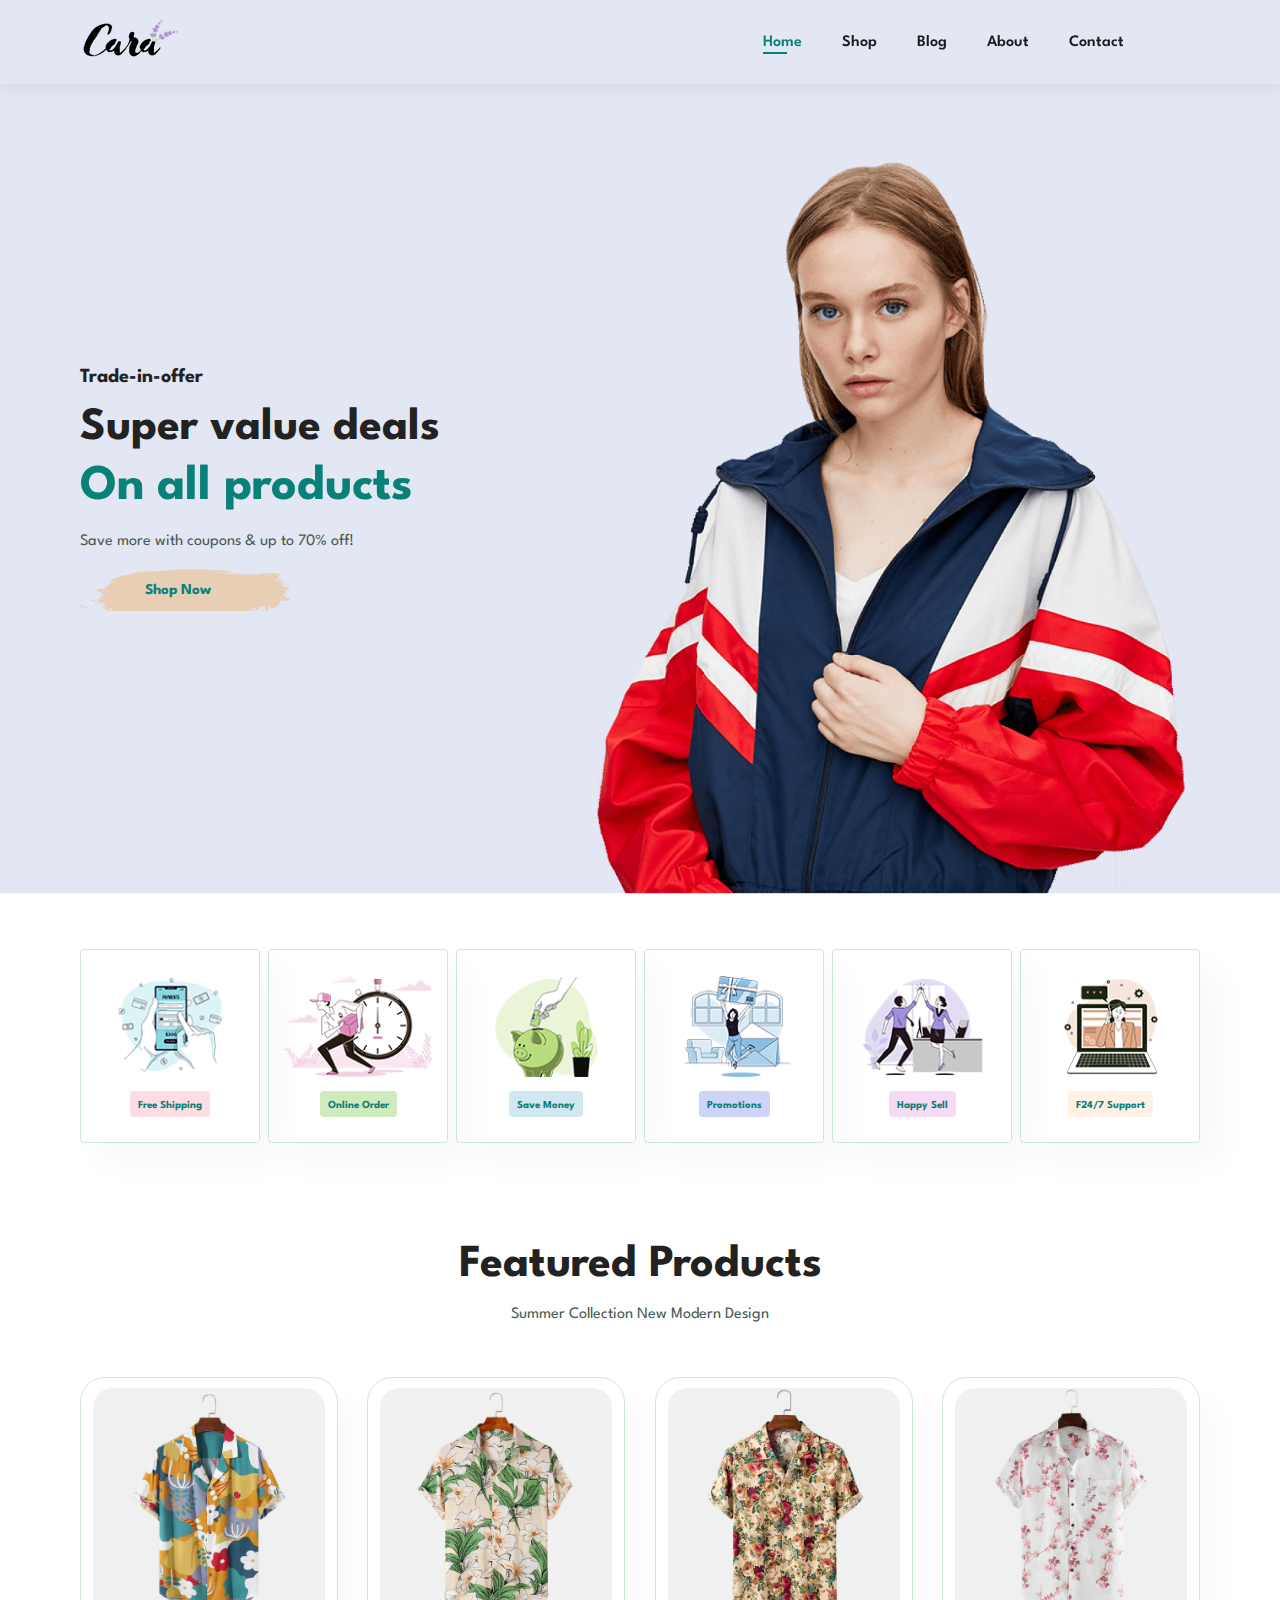
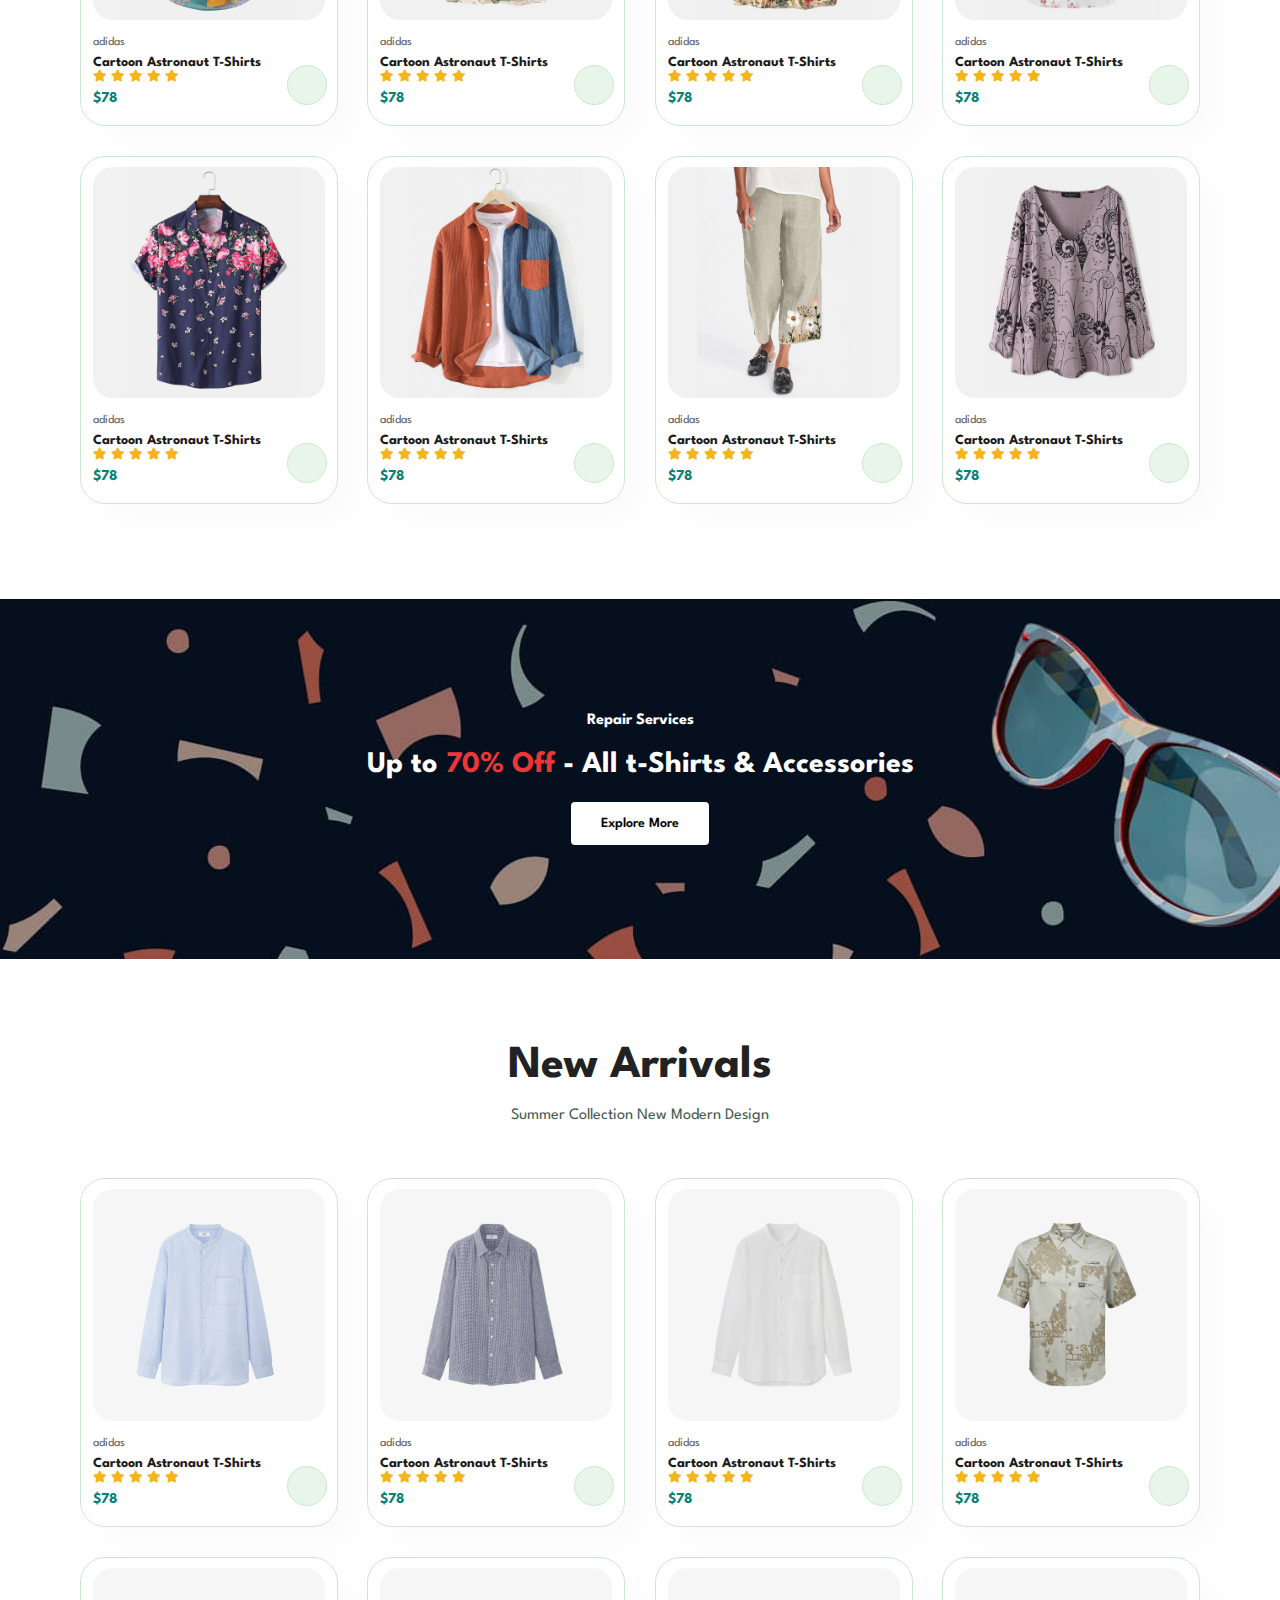
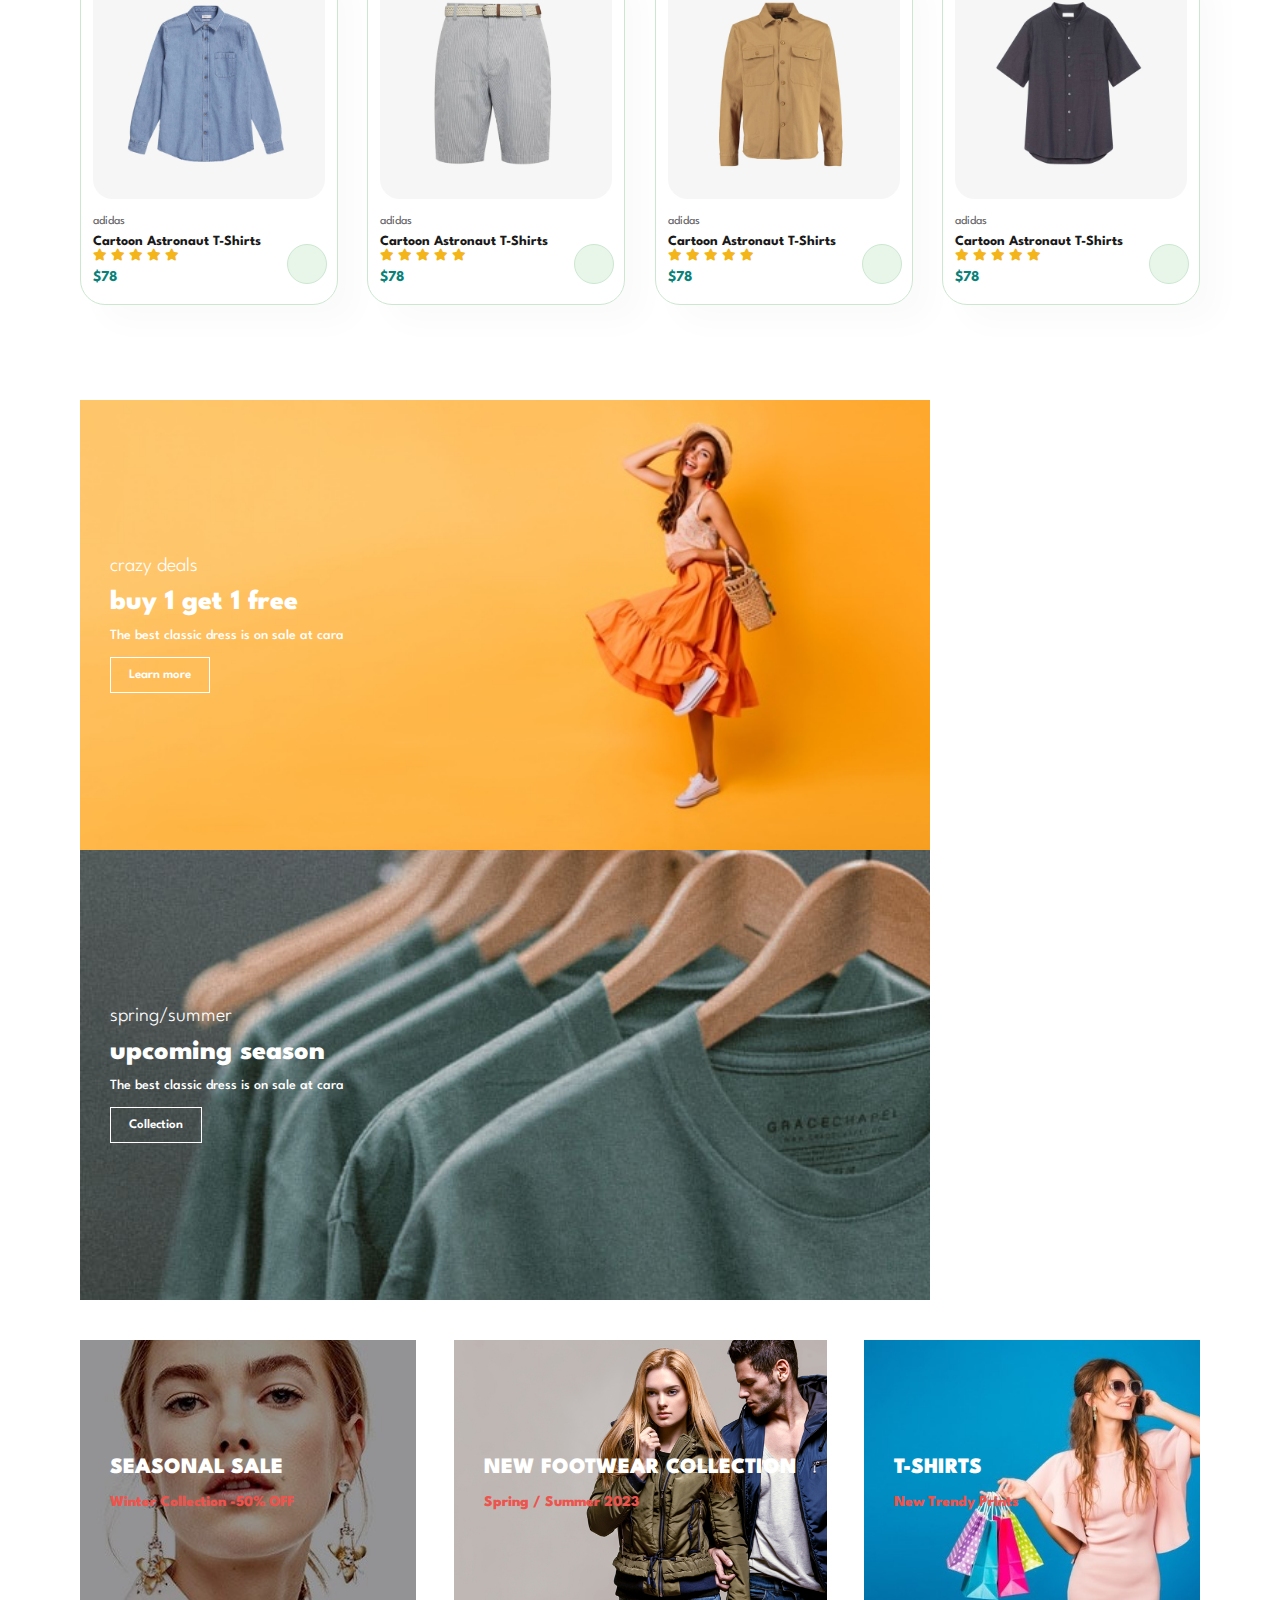
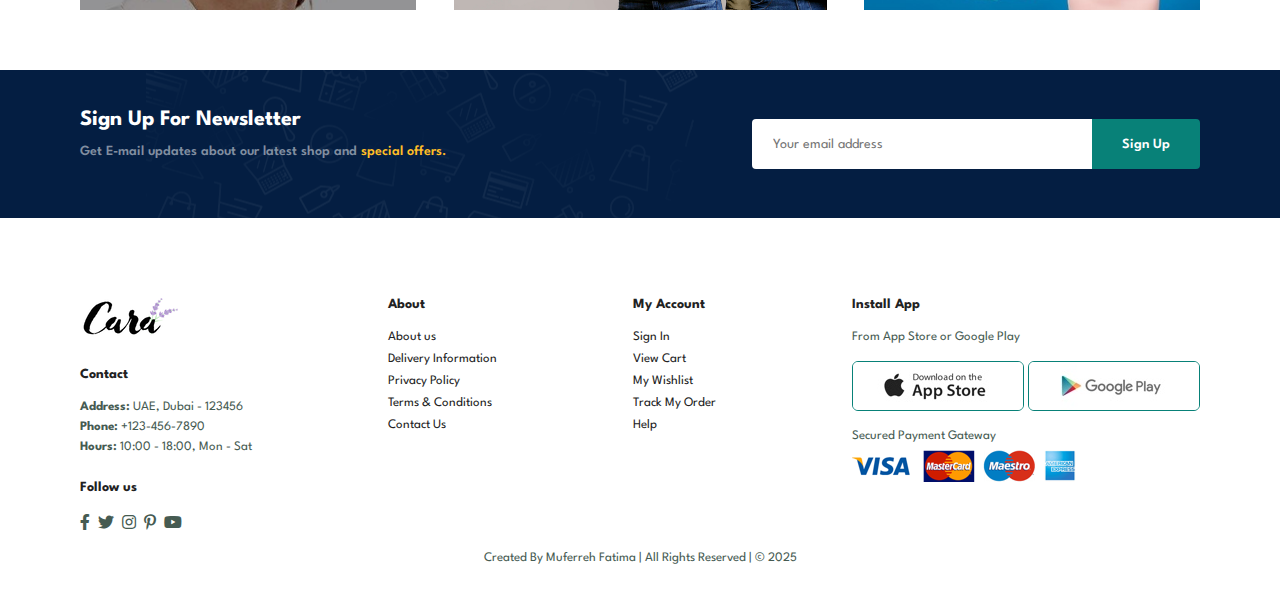
<file: index.html>
<!DOCTYPE html>
<html lang="en">
<head>
    <meta charset="UTF-8">
    <meta http-equiv="X-UA-Compatible" content="IE=edge">
    <meta name="viewport" content="width=device-width, initial-scale=1.0">
    <title>e-commerce website</title>

    <!-- font-awesome cdn link -->
    <link rel="stylesheet" href="https://pro.fontawesome.com/releases/v5.10.0/css/all.css"/>

    <!-- custom css file link -->
    <link rel="stylesheet" href="style.css">

</head>
<body>
    
    <section id="header">
        <a href="#"><img src="images/logo.png"  class="logo" alt=""></a>
        <div>
            <ul id="navbar">
                <li><a class="active" href="index.html">Home</a></li>
                <li><a href="shop.html">Shop</a></li>
                <li><a href="blog.html">Blog</a></li>
                <li><a href="about.html">About</a></li>
                <li><a href="contact.html">Contact</a></li>
                <li id="lg-bag"><a href="cart.html"><i class="far fa-shopping-bag"></i></a></li>
                <a href="#" id="close"><i class="far fa-times"></i></a>
            </ul>
        </div>
        <div id="mobile">
            <a href="cart.html"><i class="far fa-shopping-bag"></i></a>
            <i id="bar" class="fas fa-outdent"></i>
        </div>
    </section>

    <section id="hero">
        <h4>Trade-in-offer</h4>
        <h2>Super value deals</h2>
        <h1>On all products</h1>
        <p>Save more with coupons & up to 70% off!</p>
        <button>Shop Now</button>
    </section>

    <section id="feature" class="section-p1">
        <div class="fe-box">
            <img src="images/features/f1.png" alt="">
            <h6>Free Shipping</h6>
        </div>
        <div class="fe-box">
            <img src="images/features/f2.png" alt="">
            <h6>Online Order</h6>
        </div>
        <div class="fe-box">
            <img src="images/features/f3.png" alt="">
            <h6>Save Money</h6>
        </div>
        <div class="fe-box">
            <img src="images/features/f4.png" alt="">
            <h6>Promotions</h6>
        </div>
        <div class="fe-box">
            <img src="images/features/f5.png" alt="">
            <h6>Happy Sell</h6>
        </div>
        <div class="fe-box">
            <img src="images/features/f6.png" alt="">
            <h6>F24/7 Support</h6>
        </div>
    </section>

    <section id="product1" class="section-p1">
        <h2>Featured Products</h2>
        <p>Summer Collection New Modern Design</p>
        <div class="pro-container">
            <div class="pro">
                <img src="images/products/f1.jpg" alt="">
                <div class="des">
                    <span>adidas</span>
                    <h5>Cartoon Astronaut T-Shirts</h5>
                    <div class="star">
                        <i class="fas fa-star"></i>
                        <i class="fas fa-star"></i>
                        <i class="fas fa-star"></i>
                        <i class="fas fa-star"></i>
                        <i class="fas fa-star"></i>
                    </div>
                    <h4>$78</h4>
                </div>
                <a href="#"><i class="fas fa-shopping-cart cart"></i></a>
            </div>
            <div class="pro">
                <img src="images/products/f2.jpg" alt="">
                <div class="des">
                    <span>adidas</span>
                    <h5>Cartoon Astronaut T-Shirts</h5>
                    <div class="star">
                        <i class="fas fa-star"></i>
                        <i class="fas fa-star"></i>
                        <i class="fas fa-star"></i>
                        <i class="fas fa-star"></i>
                        <i class="fas fa-star"></i>
                    </div>
                    <h4>$78</h4>
                </div>
                <a href="#"><i class="fas fa-shopping-cart cart"></i></a>
            </div>
            <div class="pro">
                <img src="images/products/f3.jpg" alt="">
                <div class="des">
                    <span>adidas</span>
                    <h5>Cartoon Astronaut T-Shirts</h5>
                    <div class="star">
                        <i class="fas fa-star"></i>
                        <i class="fas fa-star"></i>
                        <i class="fas fa-star"></i>
                        <i class="fas fa-star"></i>
                        <i class="fas fa-star"></i>
                    </div>
                    <h4>$78</h4>
                </div>
                <a href="#"><i class="fas fa-shopping-cart cart"></i></a>
            </div>
            <div class="pro">
                <img src="images/products/f4.jpg" alt="">
                <div class="des">
                    <span>adidas</span>
                    <h5>Cartoon Astronaut T-Shirts</h5>
                    <div class="star">
                        <i class="fas fa-star"></i>
                        <i class="fas fa-star"></i>
                        <i class="fas fa-star"></i>
                        <i class="fas fa-star"></i>
                        <i class="fas fa-star"></i>
                    </div>
                    <h4>$78</h4>
                </div>
                <a href="#"><i class="fas fa-shopping-cart cart"></i></a>
            </div>
            <div class="pro">
                <img src="images/products/f5.jpg" alt="">
                <div class="des">
                    <span>adidas</span>
                    <h5>Cartoon Astronaut T-Shirts</h5>
                    <div class="star">
                        <i class="fas fa-star"></i>
                        <i class="fas fa-star"></i>
                        <i class="fas fa-star"></i>
                        <i class="fas fa-star"></i>
                        <i class="fas fa-star"></i>
                    </div>
                    <h4>$78</h4>
                </div>
                <a href="#"><i class="fas fa-shopping-cart cart"></i></a>
            </div>
            <div class="pro">
                <img src="images/products/f6.jpg" alt="">
                <div class="des">
                    <span>adidas</span>
                    <h5>Cartoon Astronaut T-Shirts</h5>
                    <div class="star">
                        <i class="fas fa-star"></i>
                        <i class="fas fa-star"></i>
                        <i class="fas fa-star"></i>
                        <i class="fas fa-star"></i>
                        <i class="fas fa-star"></i>
                    </div>
                    <h4>$78</h4>
                </div>
                <a href="#"><i class="fas fa-shopping-cart cart"></i></a>
            </div>
            <div class="pro">
                <img src="images/products/f7.jpg" alt="">
                <div class="des">
                    <span>adidas</span>
                    <h5>Cartoon Astronaut T-Shirts</h5>
                    <div class="star">
                        <i class="fas fa-star"></i>
                        <i class="fas fa-star"></i>
                        <i class="fas fa-star"></i>
                        <i class="fas fa-star"></i>
                        <i class="fas fa-star"></i>
                    </div>
                    <h4>$78</h4>
                </div>
                <a href="#"><i class="fas fa-shopping-cart cart"></i></a>
            </div>
            <div class="pro">
                <img src="images/products/f8.jpg" alt="">
                <div class="des">
                    <span>adidas</span>
                    <h5>Cartoon Astronaut T-Shirts</h5>
                    <div class="star">
                        <i class="fas fa-star"></i>
                        <i class="fas fa-star"></i>
                        <i class="fas fa-star"></i>
                        <i class="fas fa-star"></i>
                        <i class="fas fa-star"></i>
                    </div>
                    <h4>$78</h4>
                </div>
                <a href="#"><i class="fas fa-shopping-cart cart"></i></a>
            </div>
        </div>
    </section>

    <section id="banner" class="section-m1">
        <h4>Repair Services</h4>
        <h2>Up to <span>70% Off</span> - All t-Shirts & Accessories</h2>
        <button class="normal">Explore More</button>
    </section>

    <section id="product1" class="section-p1">
        <h2>New Arrivals</h2>
        <p>Summer Collection New Modern Design</p>
        <div class="pro-container">
            <div class="pro">
                <img src="images/products/n1.jpg" alt="">
                <div class="des">
                    <span>adidas</span>
                    <h5>Cartoon Astronaut T-Shirts</h5>
                    <div class="star">
                        <i class="fas fa-star"></i>
                        <i class="fas fa-star"></i>
                        <i class="fas fa-star"></i>
                        <i class="fas fa-star"></i>
                        <i class="fas fa-star"></i>
                    </div>
                    <h4>$78</h4>
                </div>
                <a href="#"><i class="fas fa-shopping-cart cart"></i></a>
            </div>
            <div class="pro">
                <img src="images/products/n2.jpg" alt="">
                <div class="des">
                    <span>adidas</span>
                    <h5>Cartoon Astronaut T-Shirts</h5>
                    <div class="star">
                        <i class="fas fa-star"></i>
                        <i class="fas fa-star"></i>
                        <i class="fas fa-star"></i>
                        <i class="fas fa-star"></i>
                        <i class="fas fa-star"></i>
                    </div>
                    <h4>$78</h4>
                </div>
                <a href="#"><i class="fas fa-shopping-cart cart"></i></a>
            </div>
            <div class="pro">
                <img src="images/products/n3.jpg" alt="">
                <div class="des">
                    <span>adidas</span>
                    <h5>Cartoon Astronaut T-Shirts</h5>
                    <div class="star">
                        <i class="fas fa-star"></i>
                        <i class="fas fa-star"></i>
                        <i class="fas fa-star"></i>
                        <i class="fas fa-star"></i>
                        <i class="fas fa-star"></i>
                    </div>
                    <h4>$78</h4>
                </div>
                <a href="#"><i class="fas fa-shopping-cart cart"></i></a>
            </div>
            <div class="pro">
                <img src="images/products/n4.jpg" alt="">
                <div class="des">
                    <span>adidas</span>
                    <h5>Cartoon Astronaut T-Shirts</h5>
                    <div class="star">
                        <i class="fas fa-star"></i>
                        <i class="fas fa-star"></i>
                        <i class="fas fa-star"></i>
                        <i class="fas fa-star"></i>
                        <i class="fas fa-star"></i>
                    </div>
                    <h4>$78</h4>
                </div>
                <a href="#"><i class="fas fa-shopping-cart cart"></i></a>
            </div>
            <div class="pro">
                <img src="images/products/n5.jpg" alt="">
                <div class="des">
                    <span>adidas</span>
                    <h5>Cartoon Astronaut T-Shirts</h5>
                    <div class="star">
                        <i class="fas fa-star"></i>
                        <i class="fas fa-star"></i>
                        <i class="fas fa-star"></i>
                        <i class="fas fa-star"></i>
                        <i class="fas fa-star"></i>
                    </div>
                    <h4>$78</h4>
                </div>
                <a href="#"><i class="fas fa-shopping-cart cart"></i></a>
            </div>
            <div class="pro">
                <img src="images/products/n6.jpg" alt="">
                <div class="des">
                    <span>adidas</span>
                    <h5>Cartoon Astronaut T-Shirts</h5>
                    <div class="star">
                        <i class="fas fa-star"></i>
                        <i class="fas fa-star"></i>
                        <i class="fas fa-star"></i>
                        <i class="fas fa-star"></i>
                        <i class="fas fa-star"></i>
                    </div>
                    <h4>$78</h4>
                </div>
                <a href="#"><i class="fas fa-shopping-cart cart"></i></a>
            </div>
            <div class="pro">
                <img src="images/products/n7.jpg" alt="">
                <div class="des">
                    <span>adidas</span>
                    <h5>Cartoon Astronaut T-Shirts</h5>
                    <div class="star">
                        <i class="fas fa-star"></i>
                        <i class="fas fa-star"></i>
                        <i class="fas fa-star"></i>
                        <i class="fas fa-star"></i>
                        <i class="fas fa-star"></i>
                    </div>
                    <h4>$78</h4>
                </div>
                <a href="#"><i class="fas fa-shopping-cart cart"></i></a>
            </div>
            <div class="pro">
                <img src="images/products/n8.jpg" alt="">
                <div class="des">
                    <span>adidas</span>
                    <h5>Cartoon Astronaut T-Shirts</h5>
                    <div class="star">
                        <i class="fas fa-star"></i>
                        <i class="fas fa-star"></i>
                        <i class="fas fa-star"></i>
                        <i class="fas fa-star"></i>
                        <i class="fas fa-star"></i>
                    </div>
                    <h4>$78</h4>
                </div>
                <a href="#"><i class="fas fa-shopping-cart cart"></i></a>
            </div>
        </div>
    </section>

    <section id="sm-banner" class="section-p1">
        <div class="banner-box">
            <h4>crazy deals</h4>
            <h2>buy 1 get 1 free</h2>
            <span>The best classic dress is on sale at cara</span>
            <button class="white">Learn more</button>
        </div>
        <div class="banner-box">
            <h4>spring/summer</h4>
            <h2>upcoming season</h2>
            <span>The best classic dress is on sale at cara</span>
            <button class="white">Collection</button>
        </div>
    </section>

    <section id="banner3">
        <div class="banner-box">
            <h2>SEASONAL SALE</h2>
            <h3>Winter Collection -50% OFF</h3>
        </div>
        <div class="banner-box">
            <h2>NEW FOOTWEAR COLLECTION</h2>
            <h3>Spring / Summer 2023</h3>
        </div>
        <div class="banner-box">
            <h2>T-SHIRTS</h2>
            <h3>New Trendy Prints</h3>
        </div>
    </section>

    <section id="newsletter" class="section-p1 section-m1">
        <div class="newstext">
            <h4>Sign Up For Newsletter</h4>
            <p>Get E-mail updates about our latest shop and <span>special offers.</span></p>
        </div>
        <div class="form">
            <input type="text" placeholder="Your email address">
            <button class="normal">Sign Up</button>
        </div>
    </section>

    <footer class="section-p1">
        <div class="col">
            <img class="logo" src="images/logo.png" alt="">
            <h4>Contact</h4>
            <p><strong>Address:</strong> UAE, Dubai - 123456</p>
            <p><strong>Phone:</strong> +123-456-7890</p>
            <p><strong>Hours:</strong> 10:00 - 18:00, Mon - Sat</p>
            <div class="follow">
                <h4>Follow us</h4>
                <div class="icon">
                    <i class="fab fa-facebook-f"></i>
                    <i class="fab fa-twitter"></i>
                    <i class="fab fa-instagram"></i>
                    <i class="fab fa-pinterest-p"></i>
                    <i class="fab fa-youtube"></i>
                </div>
            </div>
        </div>
        <div class="col">
            <h4>About</h4>
            <a href="#">About us</a>
            <a href="#">Delivery Information</a>
            <a href="#">Privacy Policy</a>
            <a href="#">Terms & Conditions</a>
            <a href="#">Contact Us</a>
        </div>
        <div class="col">
            <h4>My Account</h4>
            <a href="#">Sign In</a>
            <a href="#">View Cart</a>
            <a href="#">My Wishlist</a>
            <a href="#">Track My Order</a>
            <a href="#">Help</a>
        </div>
        <div class="col install">
            <h4>Install App</h4>
            <p>From App Store or Google Play</p>
            <div class="row">
                <img src="images/pay/app.jpg" alt="">
                <img src="images/pay/play.jpg" alt="">
            </div>
            <p>Secured Payment Gateway</p>
            <img src="images/pay/pay.png" alt="">
        </div>
        <div class="copyright">
            <p>Created By Muferreh Fatima | All Rights Reserved | &#169; 2025</p>
        </div>
    </footer>

    <!-- javascript script file link -->
    <script src="script.js"></script>
</body>
</html>
</file>
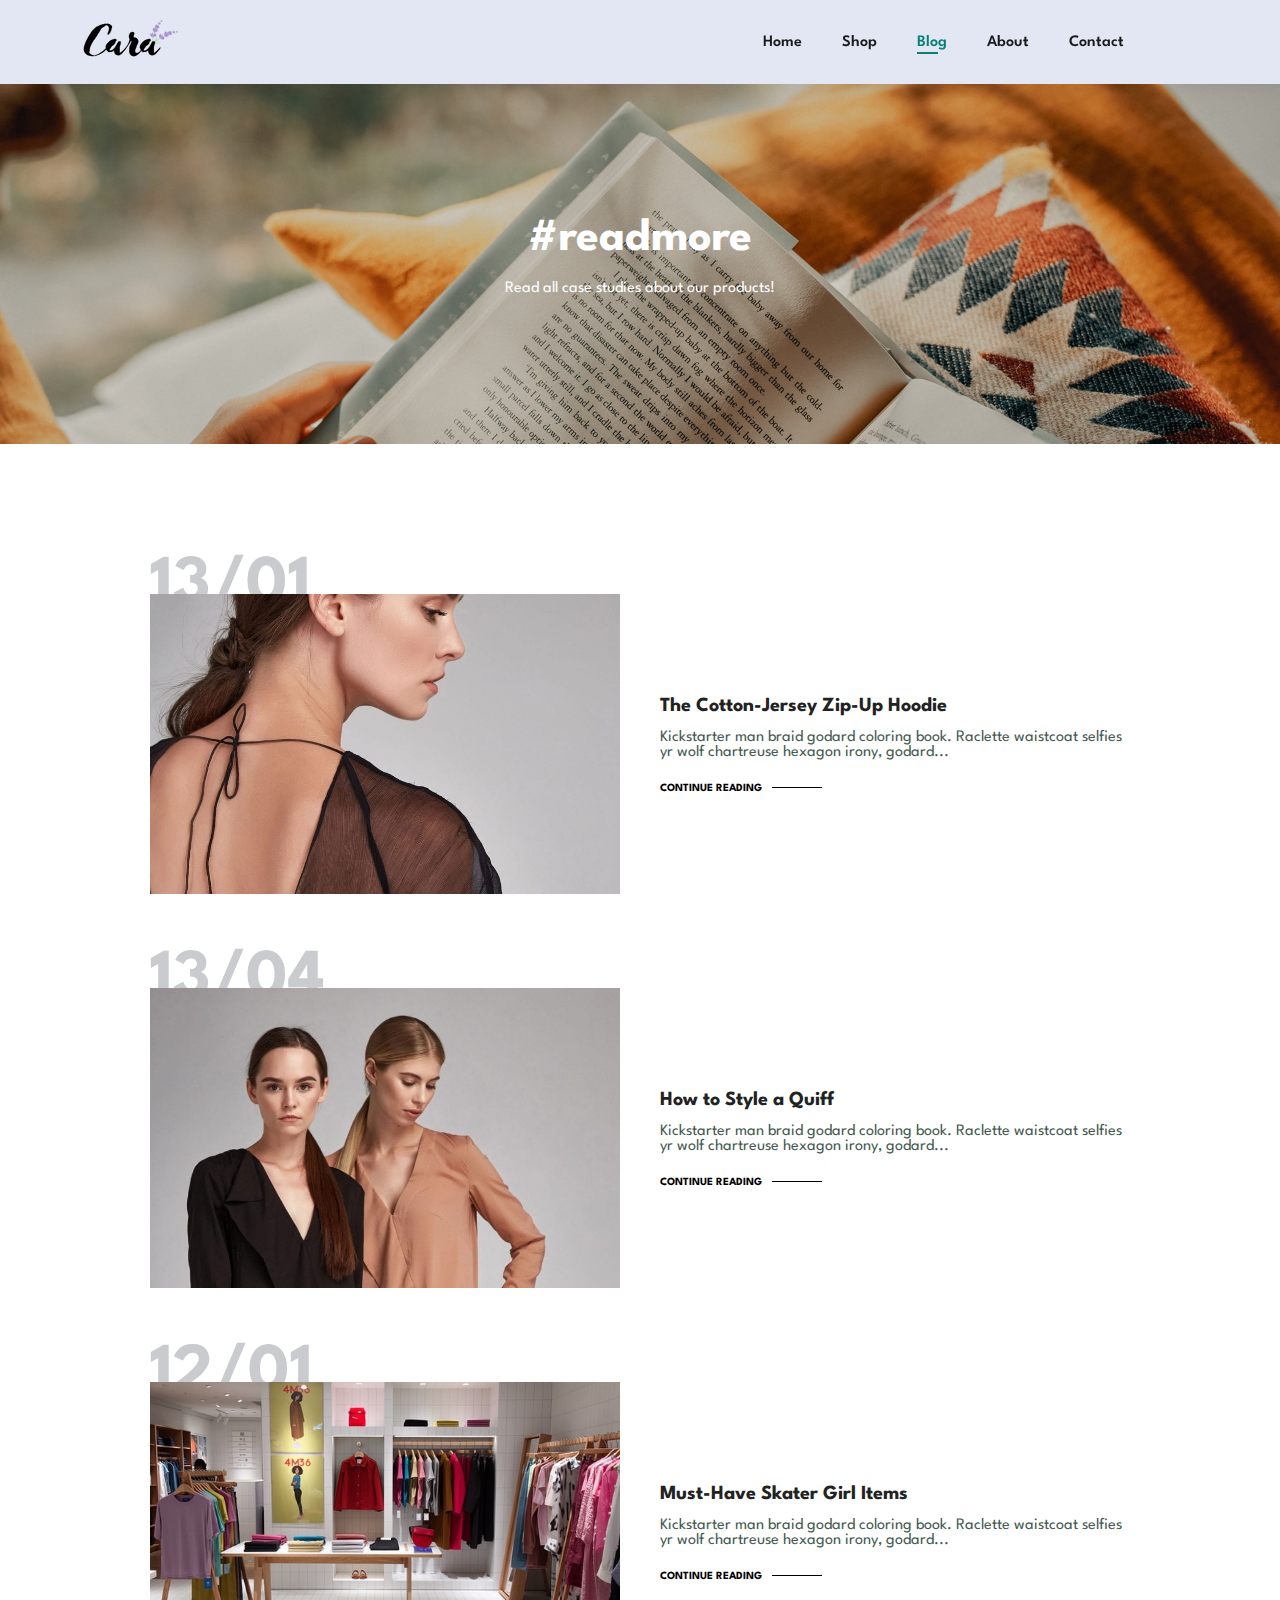
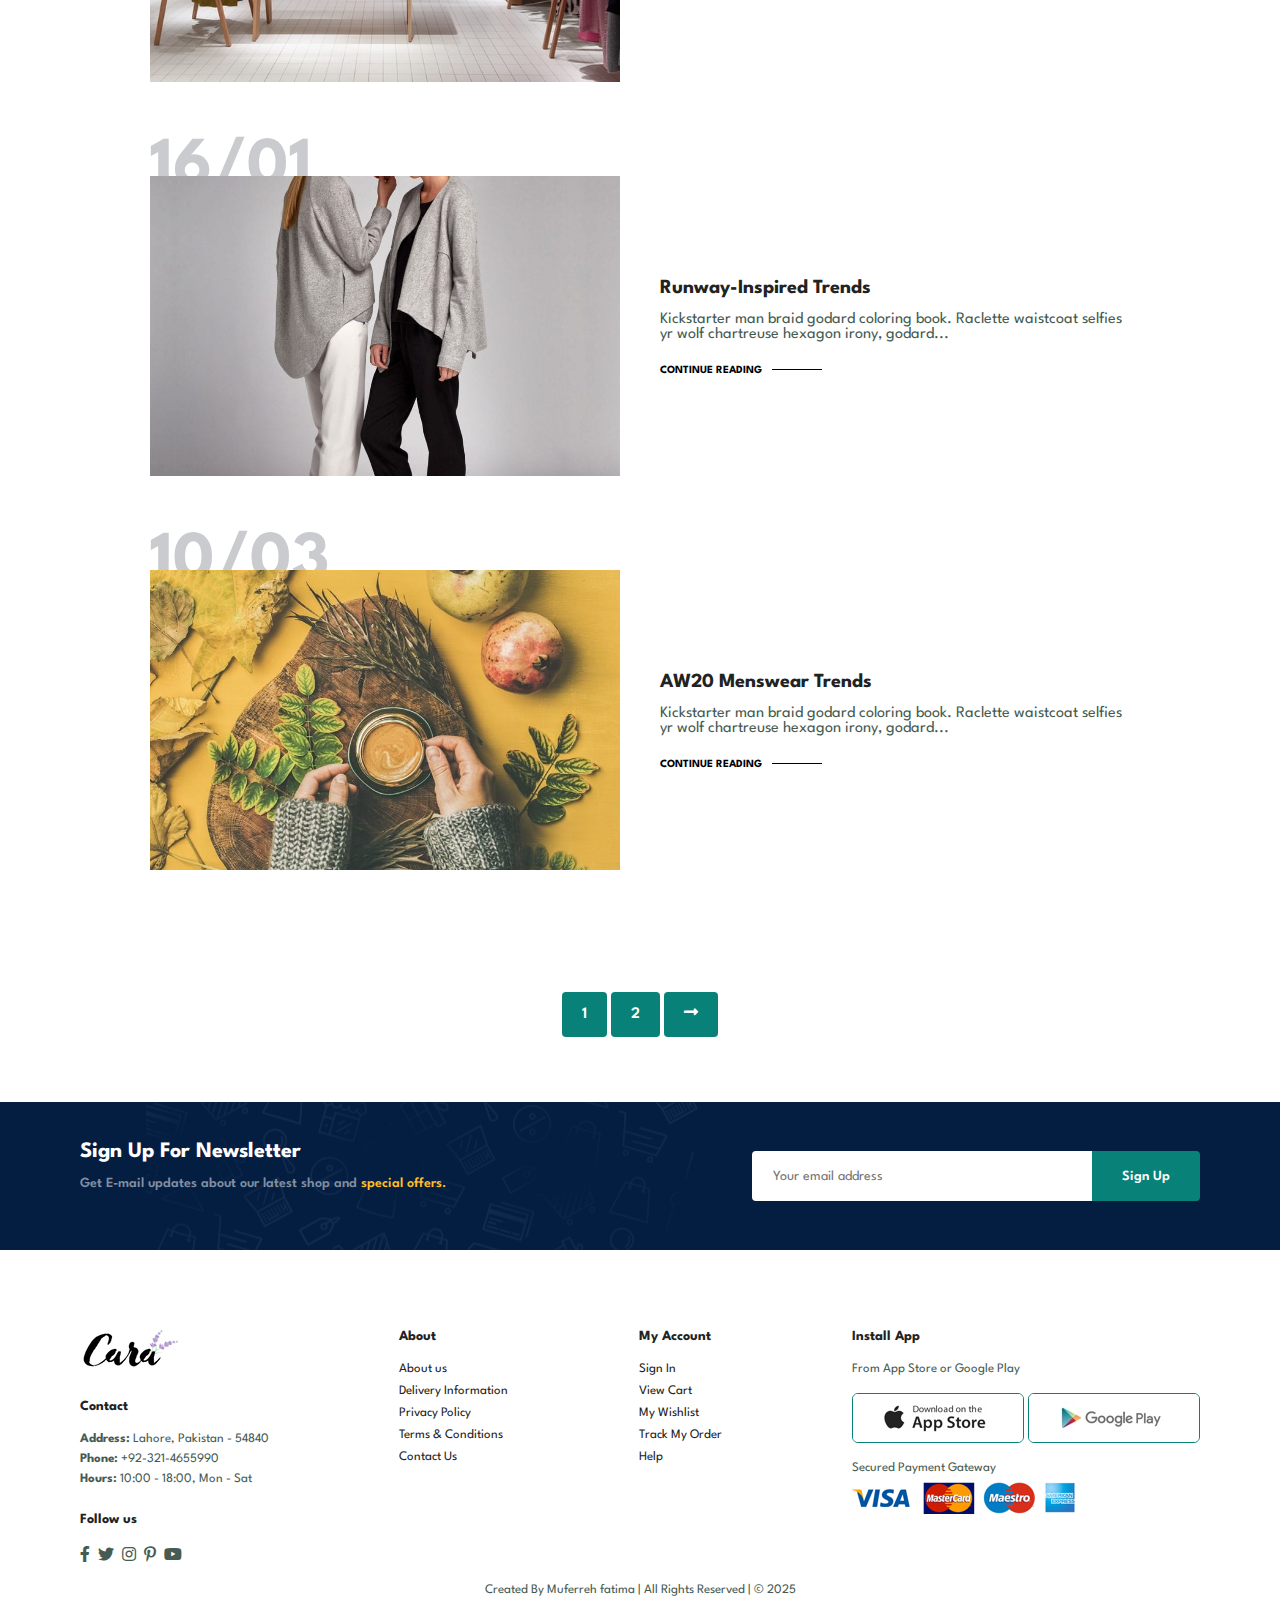
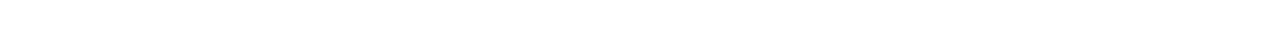
<file: blog.html>
<!DOCTYPE html>
<html lang="en">

<head>
    <meta charset="UTF-8">
    <meta http-equiv="X-UA-Compatible" content="IE=edge">
    <meta name="viewport" content="width=device-width, initial-scale=1.0">
    <title>e-commerce website</title>

    <!-- font-awesome cdn link -->
    <link rel="stylesheet" href="https://pro.fontawesome.com/releases/v5.10.0/css/all.css" />

    <!-- custom css file link -->
    <link rel="stylesheet" href="style.css">

</head>

<body>

    <section id="header">
        <a href="#"><img src="images/logo.png" class="logo" alt=""></a>
        <div>
            <ul id="navbar">
                <li><a href="index.html">Home</a></li>
                <li><a href="shop.html">Shop</a></li>
                <li><a class="active" href="blog.html">Blog</a></li>
                <li><a href="about.html">About</a></li>
                <li><a href="contact.html">Contact</a></li>
                <li id="lg-bag"><a href="cart.html"><i class="far fa-shopping-bag"></i></a></li>
                <a href="#" id="close"><i class="far fa-times"></i></a>
            </ul>
        </div>
        <div id="mobile">
            <a href="cart.html"><i class="far fa-shopping-bag"></i></a>
            <i id="bar" class="fas fa-outdent"></i>
        </div>
    </section>

    <section id="page-header" class="blog-header">
        <h2>#readmore</h2>
        <p>Read all case studies about our products!</p>
    </section>

    <section id="blog">
        <div class="blog-box">
            <div class="blog-img">
                <img src="images/blog/b1.jpg" alt="">
            </div>
            <div class="blog-details">
                <h4>The Cotton-Jersey Zip-Up Hoodie</h4>
                <p>Kickstarter man braid godard coloring book. Raclette waistcoat selfies
                    yr wolf chartreuse hexagon irony, godard...
                </p>
                <a href="#">CONTINUE READING</a>
            </div>
            <h1>13/01</h1>
        </div>
        <div class="blog-box">
            <div class="blog-img">
                <img src="images/blog/b2.jpg" alt="">
            </div>
            <div class="blog-details">
                <h4>How to Style a Quiff</h4>
                <p>Kickstarter man braid godard coloring book. Raclette waistcoat selfies
                    yr wolf chartreuse hexagon irony, godard...
                </p>
                <a href="#">CONTINUE READING</a>
            </div>
            <h1>13/04</h1>
        </div>
        <div class="blog-box">
            <div class="blog-img">
                <img src="images/blog/b3.jpg" alt="">
            </div>
            <div class="blog-details">
                <h4>Must-Have Skater Girl Items</h4>
                <p>Kickstarter man braid godard coloring book. Raclette waistcoat selfies
                    yr wolf chartreuse hexagon irony, godard...
                </p>
                <a href="#">CONTINUE READING</a>
            </div>
            <h1>12/01</h1>
        </div>
        <div class="blog-box">
            <div class="blog-img">
                <img src="images/blog/b4.jpg" alt="">
            </div>
            <div class="blog-details">
                <h4>Runway-Inspired Trends</h4>
                <p>Kickstarter man braid godard coloring book. Raclette waistcoat selfies
                    yr wolf chartreuse hexagon irony, godard...
                </p>
                <a href="#">CONTINUE READING</a>
            </div>
            <h1>16/01</h1>
        </div>
        <div class="blog-box">
            <div class="blog-img">
                <img src="images/blog/b6.jpg" alt="">
            </div>
            <div class="blog-details">
                <h4>AW20 Menswear Trends</h4>
                <p>Kickstarter man braid godard coloring book. Raclette waistcoat selfies
                    yr wolf chartreuse hexagon irony, godard...
                </p>
                <a href="#">CONTINUE READING</a>
            </div>
            <h1>10/03</h1>
        </div>
    </section>

    <section id="pagination" class="section-p1">
        <a href="#">1</a>
        <a href="#">2</a>
        <a href="#"><i class="fas fa-long-arrow-alt-right"></i></a>
    </section>

    <section id="newsletter" class="section-p1 section-m1">
        <div class="newstext">
            <h4>Sign Up For Newsletter</h4>
            <p>Get E-mail updates about our latest shop and <span>special offers.</span></p>
        </div>
        <div class="form">
            <input type="text" placeholder="Your email address">
            <button class="normal">Sign Up</button>
        </div>
    </section>

    <footer class="section-p1">
        <div class="col">
            <img class="logo" src="images/logo.png" alt="">
            <h4>Contact</h4>
            <p><strong>Address:</strong> Lahore, Pakistan - 54840</p>
            <p><strong>Phone:</strong> +92-321-4655990</p>
            <p><strong>Hours:</strong> 10:00 - 18:00, Mon - Sat</p>
            <div class="follow">
                <h4>Follow us</h4>
                <div class="icon">
                    <i class="fab fa-facebook-f"></i>
                    <i class="fab fa-twitter"></i>
                    <i class="fab fa-instagram"></i>
                    <i class="fab fa-pinterest-p"></i>
                    <i class="fab fa-youtube"></i>
                </div>
            </div>
        </div>
        <div class="col">
            <h4>About</h4>
            <a href="#">About us</a>
            <a href="#">Delivery Information</a>
            <a href="#">Privacy Policy</a>
            <a href="#">Terms & Conditions</a>
            <a href="#">Contact Us</a>
        </div>
        <div class="col">
            <h4>My Account</h4>
            <a href="#">Sign In</a>
            <a href="#">View Cart</a>
            <a href="#">My Wishlist</a>
            <a href="#">Track My Order</a>
            <a href="#">Help</a>
        </div>
        <div class="col install">
            <h4>Install App</h4>
            <p>From App Store or Google Play</p>
            <div class="row">
                <img src="images/pay/app.jpg" alt="">
                <img src="images/pay/play.jpg" alt="">
            </div>
            <p>Secured Payment Gateway</p>
            <img src="images/pay/pay.png" alt="">
        </div>
        <div class="copyright">
            <p>Created By Muferreh fatima | All Rights Reserved | &#169; 2025</p>
        </div>
    </footer>

    <!-- javascript script file link -->
    <script src="script.js"></script>
</body>

</html>
</file>
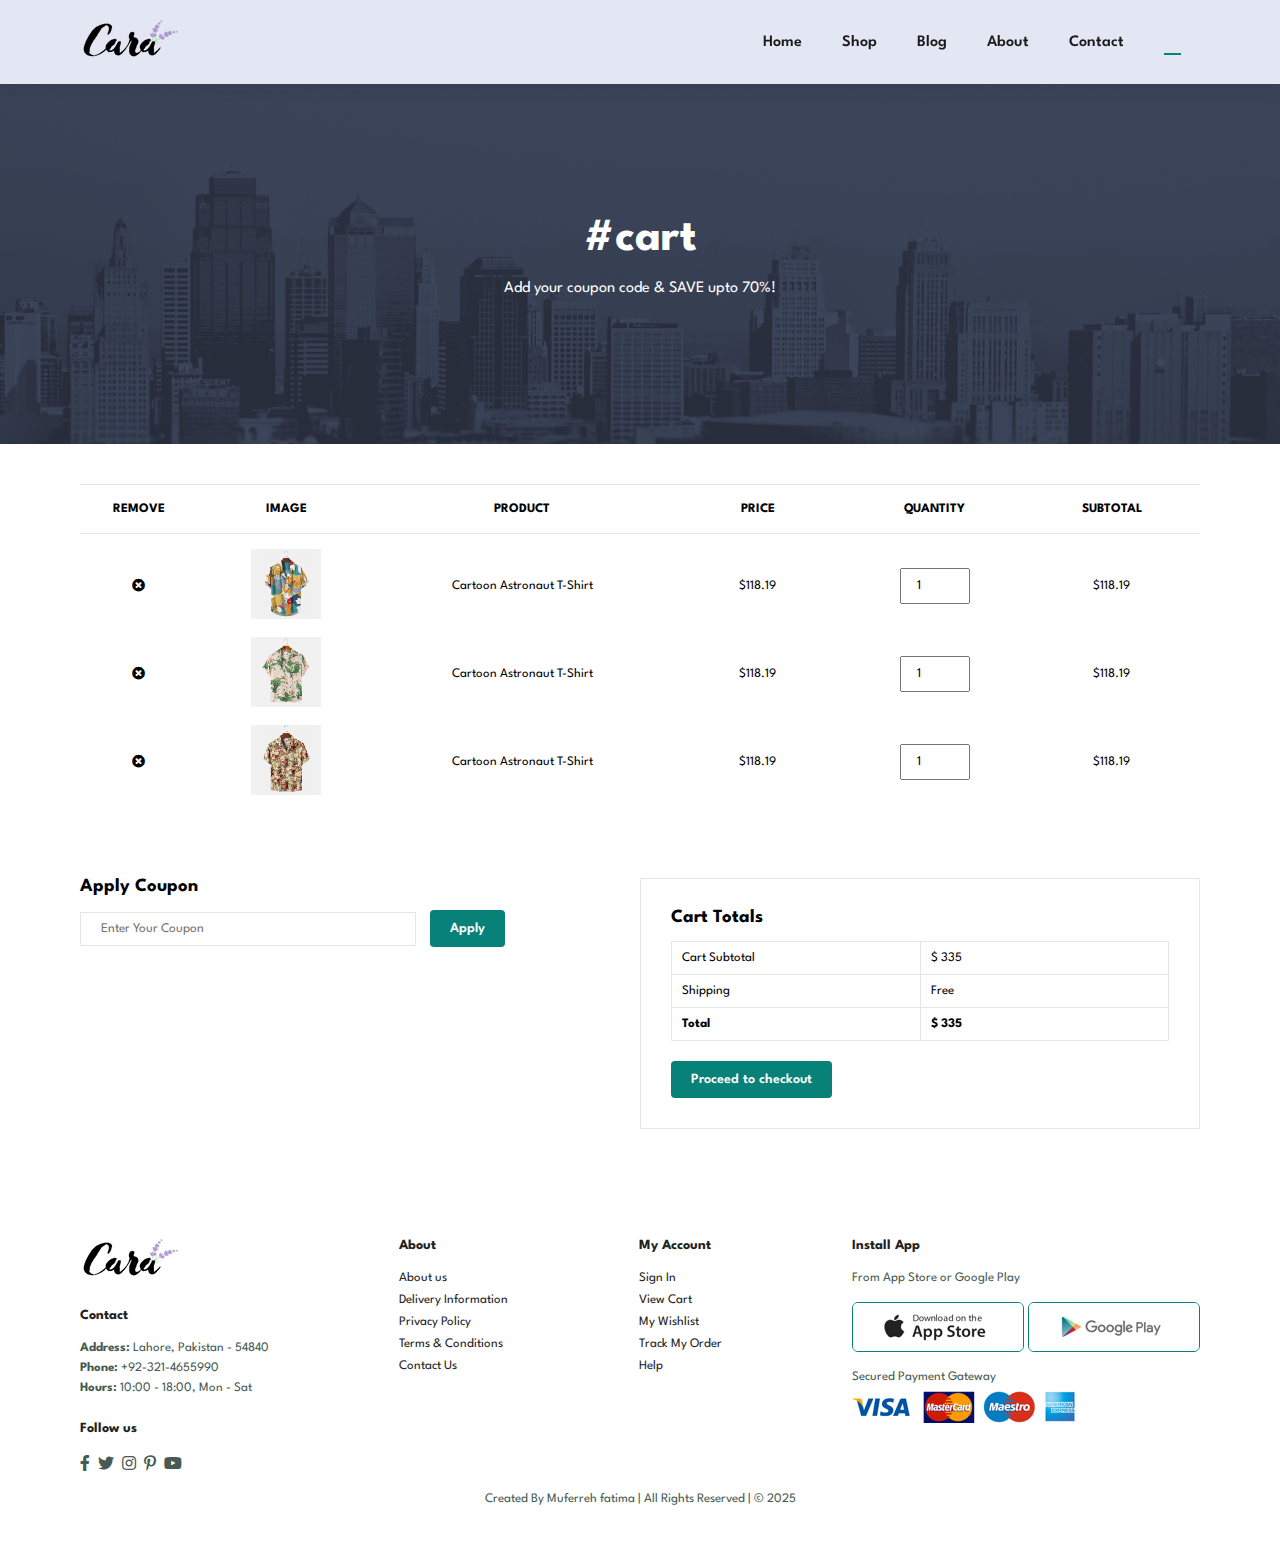
<file: cart.html>
<!DOCTYPE html>
<html lang="en">

<head>
    <meta charset="UTF-8">
    <meta http-equiv="X-UA-Compatible" content="IE=edge">
    <meta name="viewport" content="width=device-width, initial-scale=1.0">
    <title>e-commerce website</title>

    <!-- font-awesome cdn link -->
    <link rel="stylesheet" href="https://pro.fontawesome.com/releases/v5.10.0/css/all.css" />

    <!-- custom css file link -->
    <link rel="stylesheet" href="style.css">

</head>

<body>

    <section id="header">
        <a href="#"><img src="images/logo.png" class="logo" alt=""></a>
        <div>
            <ul id="navbar">
                <li><a href="index.html">Home</a></li>
                <li><a href="shop.html">Shop</a></li>
                <li><a href="blog.html">Blog</a></li>
                <li><a href="about.html">About</a></li>
                <li><a href="contact.html">Contact</a></li>
                <li id="lg-bag"><a class="active" href="cart.html"><i class="far fa-shopping-bag"></i></a></li>
                <a href="#" id="close"><i class="far fa-times"></i></a>
            </ul>
        </div>
        <div id="mobile">
            <a href="cart.html"><i class="far fa-shopping-bag"></i></a>
            <i id="bar" class="fas fa-outdent"></i>
        </div>
    </section>

    <section id="page-header" class="about-header">
        <h2>#cart</h2>
        <p>Add your coupon code & SAVE upto 70%!</p>
    </section>

    <section id="cart" class="section-p1">
        <table width="100%">
            <thead>
                <tr>
                    <td>Remove</td>
                    <td>Image</td>
                    <td>Product</td>
                    <td>Price</td>
                    <td>Quantity</td>
                    <td>Subtotal</td>
                </tr>
            </thead>
            <tbody>
                <tr>
                    <td><a href="#"><i class="fas fa-times-circle" style="color:black"></i></a></td>
                    <td><img src="images/products/f1.jpg" alt=""></td>
                    <td>Cartoon Astronaut T-Shirt</td>
                    <td>$118.19</td>
                    <td><input type="number" value="1"></td>
                    <td>$118.19</td>
                </tr>
                <tr>
                    <td><a href="#"><i class="fas fa-times-circle" style="color:black"></i></a></td>
                    <td><img src="images/products/f2.jpg" alt=""></td>
                    <td>Cartoon Astronaut T-Shirt</td>
                    <td>$118.19</td>
                    <td><input type="number" value="1"></td>
                    <td>$118.19</td>
                </tr>
                <tr>
                    <td><a href="#"><i class="fas fa-times-circle" style="color:black"></i></a></td>
                    <td><img src="images/products/f3.jpg" alt=""></td>
                    <td>Cartoon Astronaut T-Shirt</td>
                    <td>$118.19</td>
                    <td><input type="number" value="1"></td>
                    <td>$118.19</td>
                </tr>
            </tbody>
        </table>
    </section>

    <section id="cart-add" class="section-p1">
        <div class="coupon">
            <h3>Apply Coupon</h3>
            <div>
                <input type="text" placeholder="Enter Your Coupon">
                <button class="normal">Apply</button>
            </div>
        </div>
        <div class="subtotal">
            <h3>Cart Totals</h3>
            <table>
                <tr>
                    <td>Cart Subtotal</td>
                    <td>$ 335</td>
                </tr>
                <tr>
                    <td>Shipping</td>
                    <td>Free</td>
                </tr>
                <tr>
                    <td><strong>Total</strong></td>
                    <td><strong>$ 335</strong></td>
                </tr>
            </table>
            <button class="normal">Proceed to checkout</button>
        </div>
    </section>

    <footer class="section-p1">
        <div class="col">
            <img class="logo" src="images/logo.png" alt="">
            <h4>Contact</h4>
            <p><strong>Address:</strong> Lahore, Pakistan - 54840</p>
            <p><strong>Phone:</strong> +92-321-4655990</p>
            <p><strong>Hours:</strong> 10:00 - 18:00, Mon - Sat</p>
            <div class="follow">
                <h4>Follow us</h4>
                <div class="icon">
                    <i class="fab fa-facebook-f"></i>
                    <i class="fab fa-twitter"></i>
                    <i class="fab fa-instagram"></i>
                    <i class="fab fa-pinterest-p"></i>
                    <i class="fab fa-youtube"></i>
                </div>
            </div>
        </div>
        <div class="col">
            <h4>About</h4>
            <a href="#">About us</a>
            <a href="#">Delivery Information</a>
            <a href="#">Privacy Policy</a>
            <a href="#">Terms & Conditions</a>
            <a href="#">Contact Us</a>
        </div>
        <div class="col">
            <h4>My Account</h4>
            <a href="#">Sign In</a>
            <a href="#">View Cart</a>
            <a href="#">My Wishlist</a>
            <a href="#">Track My Order</a>
            <a href="#">Help</a>
        </div>
        <div class="col install">
            <h4>Install App</h4>
            <p>From App Store or Google Play</p>
            <div class="row">
                <img src="images/pay/app.jpg" alt="">
                <img src="images/pay/play.jpg" alt="">
            </div>
            <p>Secured Payment Gateway</p>
            <img src="images/pay/pay.png" alt="">
        </div>
        <div class="copyright">
            <p>Created By Muferreh fatima | All Rights Reserved | &#169; 2025</p>
        </div>
    </footer>

    <!-- javascript script file link -->
    <script src="script.js"></script>
</body>

</html>
</file>
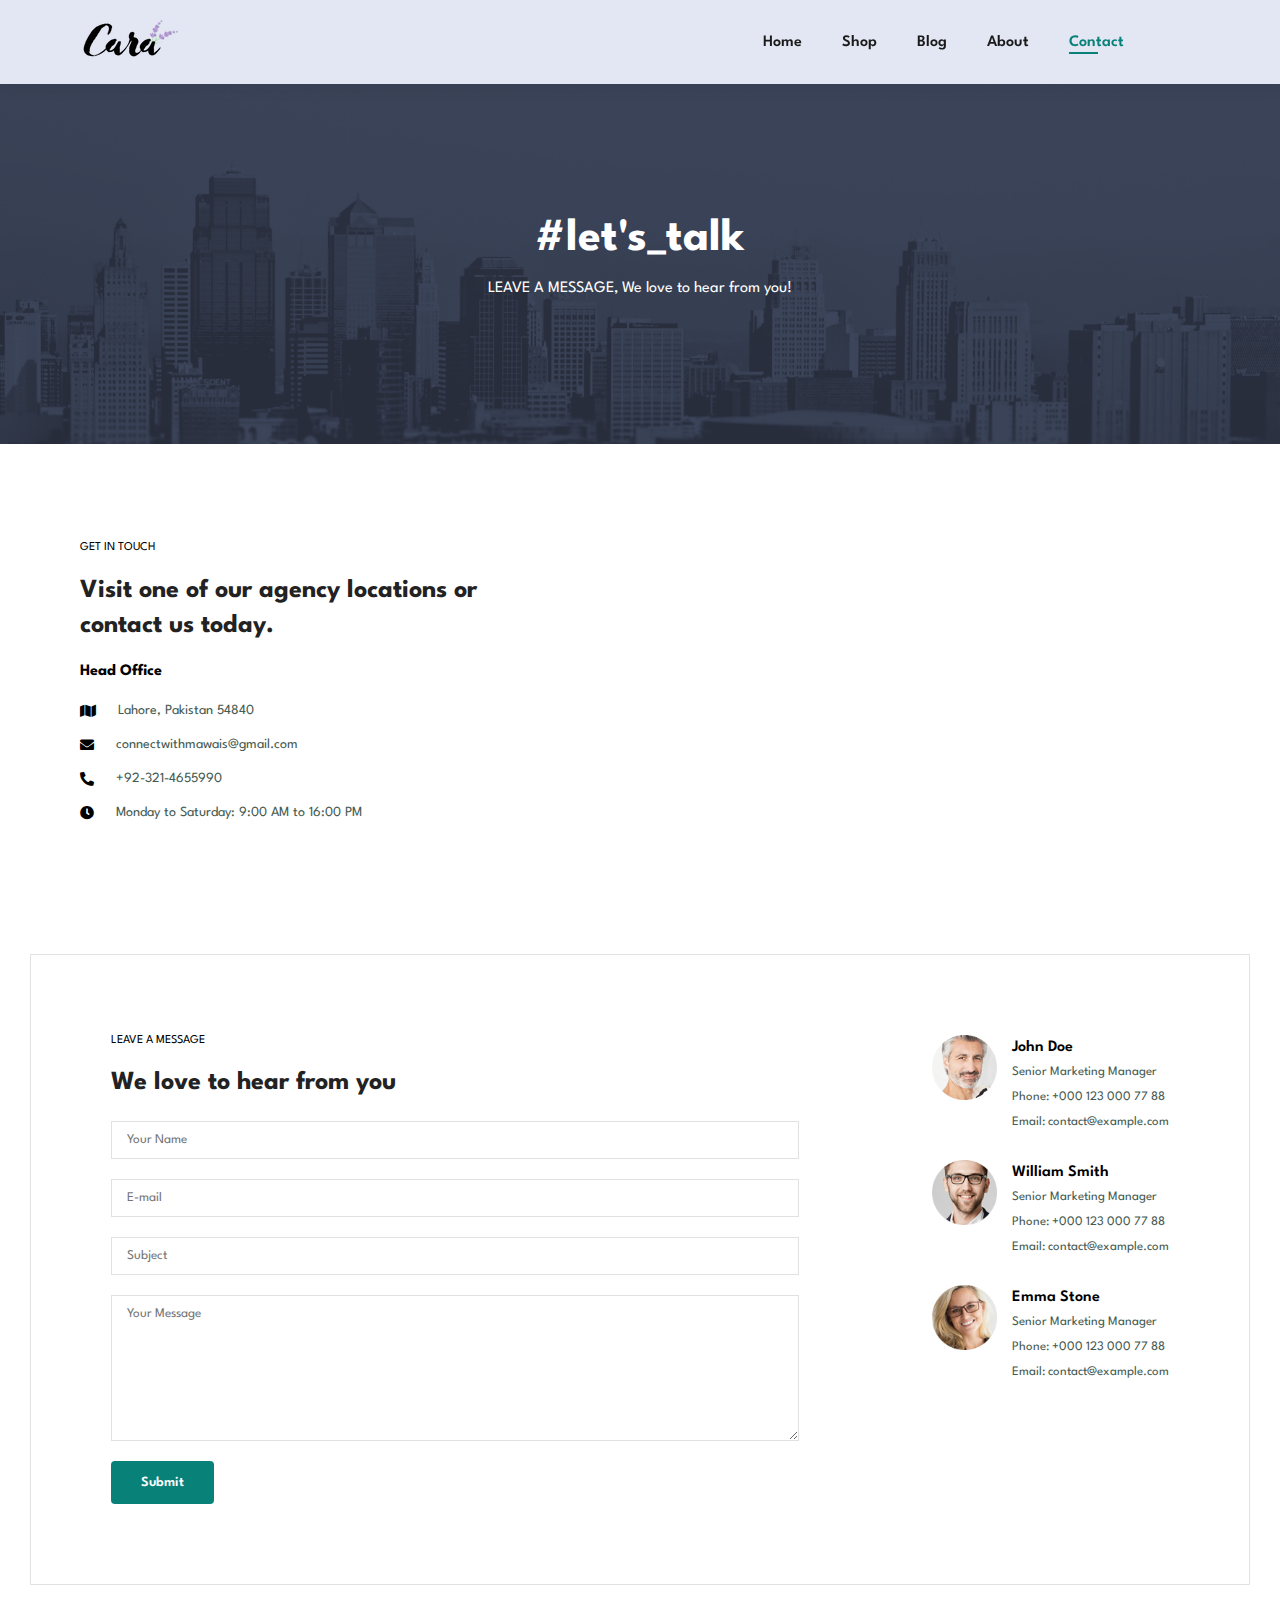
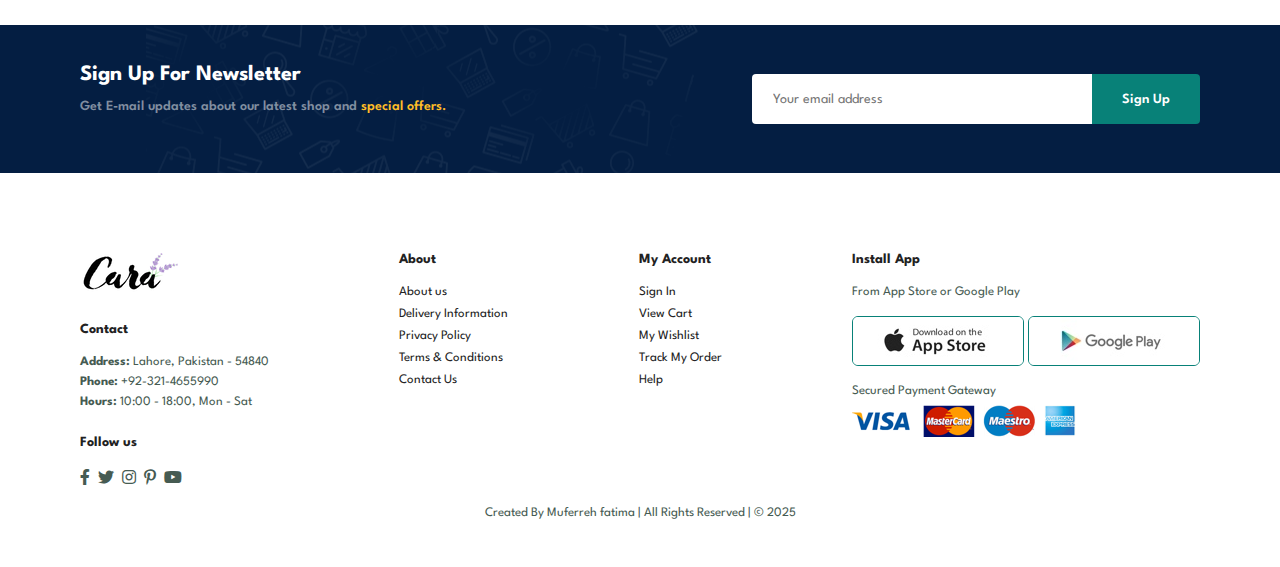
<file: contact.html>
<!DOCTYPE html>
<html lang="en">

<head>
    <meta charset="UTF-8">
    <meta http-equiv="X-UA-Compatible" content="IE=edge">
    <meta name="viewport" content="width=device-width, initial-scale=1.0">
    <title>e-commerce website</title>

    <!-- font-awesome cdn link -->
    <link rel="stylesheet" href="https://pro.fontawesome.com/releases/v5.10.0/css/all.css" />

    <!-- custom css file link -->
    <link rel="stylesheet" href="style.css">

</head>

<body>

    <section id="header">
        <a href="#"><img src="images/logo.png" class="logo" alt=""></a>
        <div>
            <ul id="navbar">
                <li><a href="index.html">Home</a></li>
                <li><a href="shop.html">Shop</a></li>
                <li><a href="blog.html">Blog</a></li>
                <li><a href="about.html">About</a></li>
                <li><a class="active" href="contact.html">Contact</a></li>
                <li id="lg-bag"><a href="cart.html"><i class="far fa-shopping-bag"></i></a></li>
                <a href="#" id="close"><i class="far fa-times"></i></a>
            </ul>
        </div>
        <div id="mobile">
            <a href="cart.html"><i class="far fa-shopping-bag"></i></a>
            <i id="bar" class="fas fa-outdent"></i>
        </div>
    </section>

    <section id="page-header" class="about-header">
        <h2>#let's_talk</h2>
        <p>LEAVE A MESSAGE, We love to hear from you!</p>
    </section>

    <section id="contact-details" class="section-p1">
        <div class="details">
            <span>GET IN TOUCH</span>
            <h2>Visit one of our agency locations or contact us today.</h2>
            <h3>Head Office</h3>
            <div>
                <li>
                    <i class="fas fa-map"></i>
                    <p>Lahore, Pakistan 54840</p>
                </li>
                <li>
                    <i class="fas fa-envelope"></i>
                    <p>connectwithmawais@gmail.com</p>
                </li>
                <li>
                    <i class="fas fa-phone-alt"></i>
                    <p>+92-321-4655990
                </li>
                <li>
                    <i class="fas fa-clock"></i>
                    <p>Monday to Saturday: 9:00 AM to 16:00 PM</p>
                </li>
            </div>
        </div>
        <div class="map">
            <iframe
                src="https://www.google.com/maps/embed?pb=!1m18!1m12!1m3!1d217759.48983392344!2d74.1943055256652!3d31.483156882376644!2m3!1f0!2f0!3f0!3m2!1i1024!2i768!4f13.1!3m3!1m2!1s0x39190483e58107d9%3A0xc23abe6ccc7e2462!2sLahore%2C%20Punjab%2C%20Pakistan!5e0!3m2!1sen!2s!4v1676498542792!5m2!1sen!2s"
                width="600" height="450" style="border:0;" allowfullscreen="" loading="lazy"
                referrerpolicy="no-referrer-when-downgrade"></iframe>
        </div>
    </section>

    <section id="form-details">
        <form action="">
            <span>LEAVE A MESSAGE</span>
            <h2>We love to hear from you</h2>
            <input type="text" placeholder="Your Name">
            <input type="text" placeholder="E-mail">
            <input type="text" placeholder="Subject">
            <textarea name="" id="" cols="30" rows="10" placeholder="Your Message"></textarea>
            <button class="normal">Submit</button>
        </form>
        <div class="people">
            <div>
                <img src="images/people/1.png" alt="">
                <p><span>John Doe</span> Senior Marketing Manager<br>Phone: +000 123 000 77 88<br>Email: contact@example.com</p>
            </div>
            <div>
                <img src="images/people/2.png" alt="">
                <p><span>William Smith</span> Senior Marketing Manager<br>Phone: +000 123 000 77 88<br>Email: contact@example.com</p>
            </div>
            <div>
                <img src="images/people/3.png" alt="">
                <p><span>Emma Stone</span> Senior Marketing Manager<br>Phone: +000 123 000 77 88<br>Email: contact@example.com</p>
            </div>
        </div>
    </section>

    <section id="newsletter" class="section-p1 section-m1">
        <div class="newstext">
            <h4>Sign Up For Newsletter</h4>
            <p>Get E-mail updates about our latest shop and <span>special offers.</span></p>
        </div>
        <div class="form">
            <input type="text" placeholder="Your email address">
            <button class="normal">Sign Up</button>
        </div>
    </section>

    <footer class="section-p1">
        <div class="col">
            <img class="logo" src="images/logo.png" alt="">
            <h4>Contact</h4>
            <p><strong>Address:</strong> Lahore, Pakistan - 54840</p>
            <p><strong>Phone:</strong> +92-321-4655990</p>
            <p><strong>Hours:</strong> 10:00 - 18:00, Mon - Sat</p>
            <div class="follow">
                <h4>Follow us</h4>
                <div class="icon">
                    <i class="fab fa-facebook-f"></i>
                    <i class="fab fa-twitter"></i>
                    <i class="fab fa-instagram"></i>
                    <i class="fab fa-pinterest-p"></i>
                    <i class="fab fa-youtube"></i>
                </div>
            </div>
        </div>
        <div class="col">
            <h4>About</h4>
            <a href="#">About us</a>
            <a href="#">Delivery Information</a>
            <a href="#">Privacy Policy</a>
            <a href="#">Terms & Conditions</a>
            <a href="#">Contact Us</a>
        </div>
        <div class="col">
            <h4>My Account</h4>
            <a href="#">Sign In</a>
            <a href="#">View Cart</a>
            <a href="#">My Wishlist</a>
            <a href="#">Track My Order</a>
            <a href="#">Help</a>
        </div>
        <div class="col install">
            <h4>Install App</h4>
            <p>From App Store or Google Play</p>
            <div class="row">
                <img src="images/pay/app.jpg" alt="">
                <img src="images/pay/play.jpg" alt="">
            </div>
            <p>Secured Payment Gateway</p>
            <img src="images/pay/pay.png" alt="">
        </div>
        <div class="copyright">
            <p>Created By Muferreh fatima | All Rights Reserved | &#169; 2025</p>
        </div>
    </footer>

    <!-- javascript script file link -->
    <script src="script.js"></script>
</body>

</html>
</file>
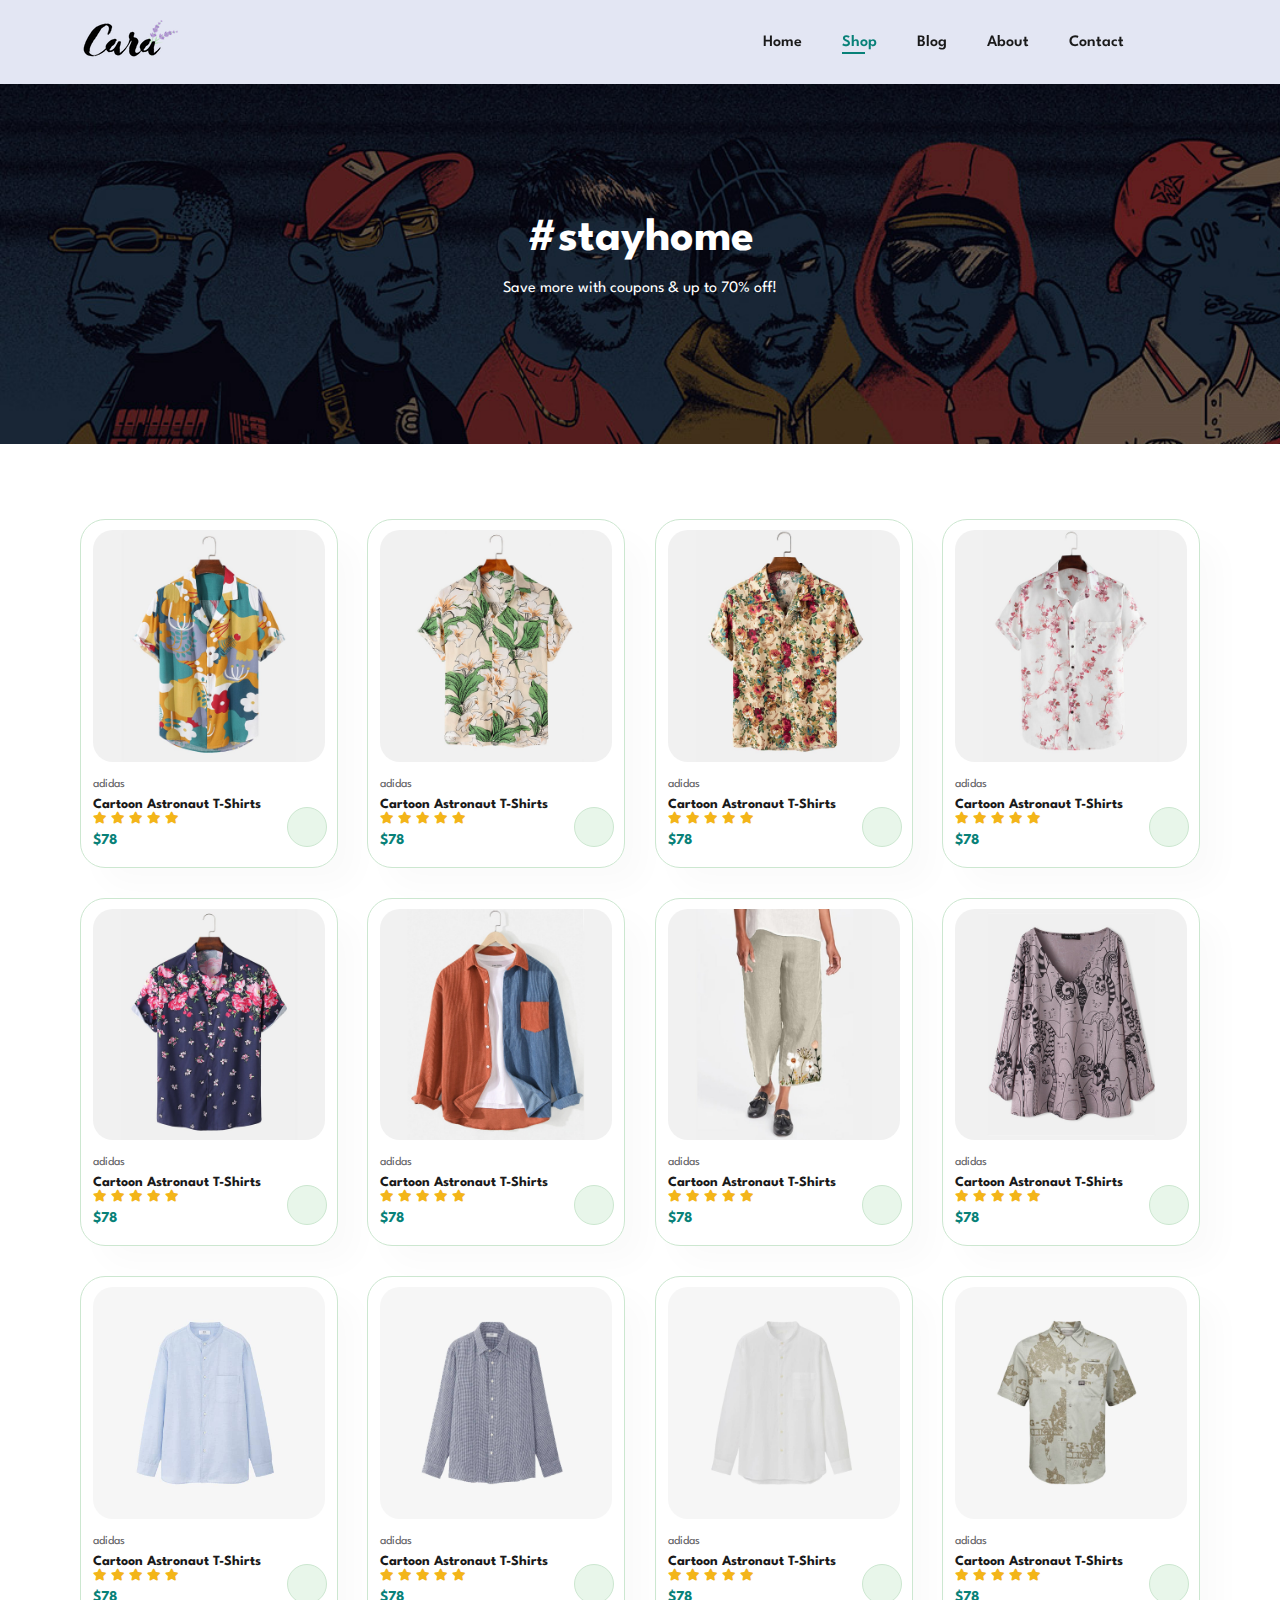
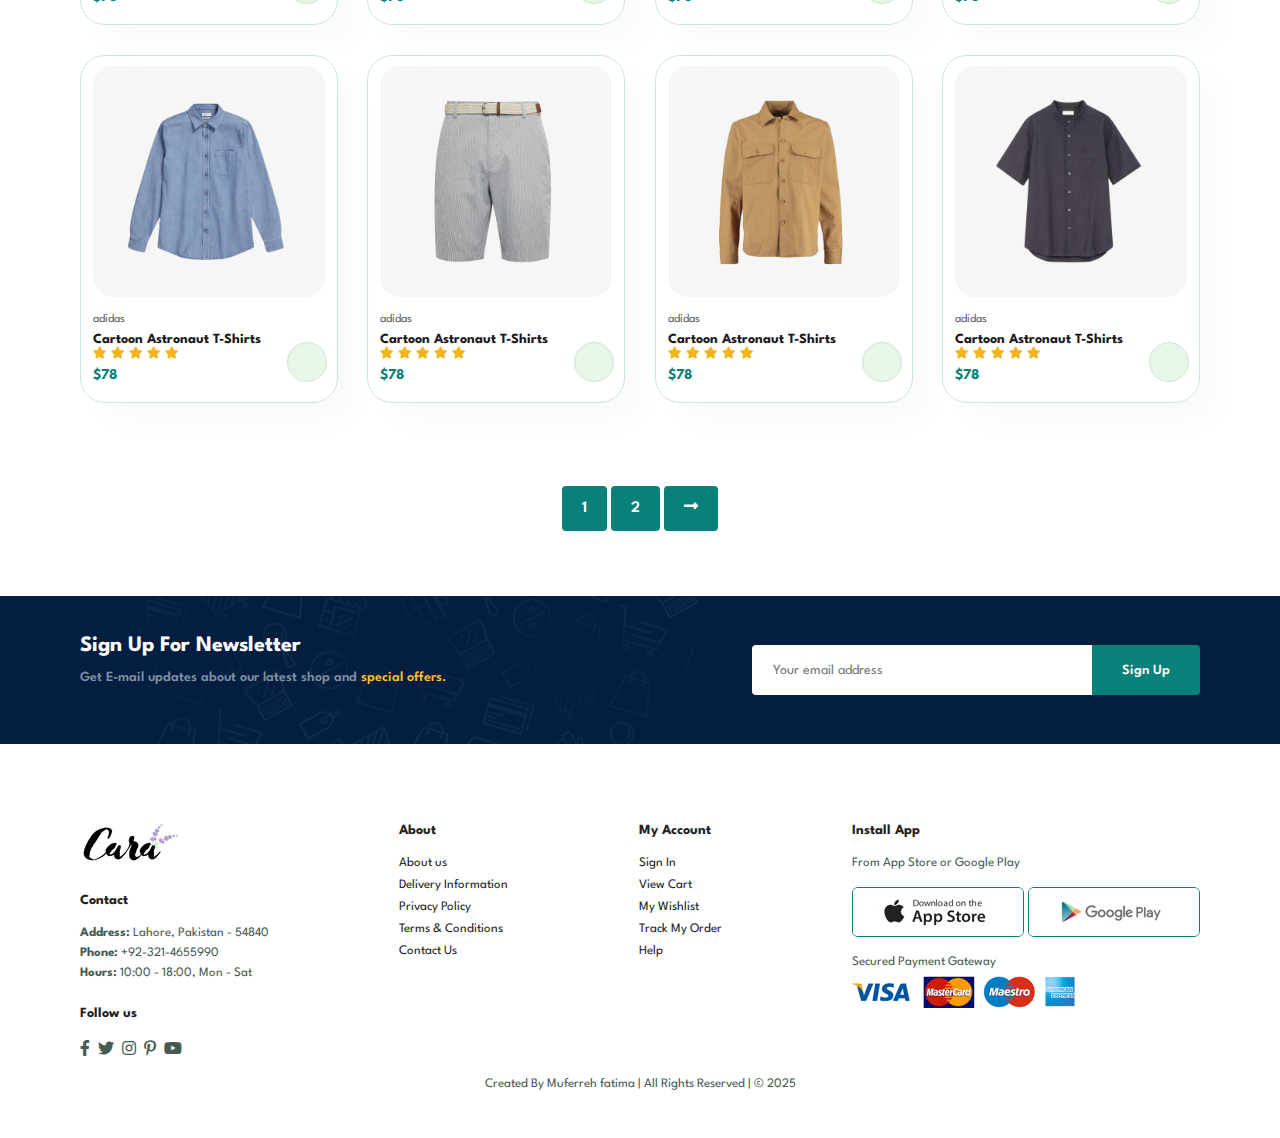
<file: shop.html>
<!DOCTYPE html>
<html lang="en">

<head>
    <meta charset="UTF-8">
    <meta http-equiv="X-UA-Compatible" content="IE=edge">
    <meta name="viewport" content="width=device-width, initial-scale=1.0">
    <title>e-commerce website</title>

    <!-- font-awesome cdn link -->
    <link rel="stylesheet" href="https://pro.fontawesome.com/releases/v5.10.0/css/all.css" />

    <!-- custom css file link -->
    <link rel="stylesheet" href="style.css">

</head>

<body>

    <section id="header">
        <a href="#"><img src="images/logo.png" class="logo" alt=""></a>
        <div>
            <ul id="navbar">
                <li><a href="index.html">Home</a></li>
                <li><a class="active" href="shop.html">Shop</a></li>
                <li><a href="blog.html">Blog</a></li>
                <li><a href="about.html">About</a></li>
                <li><a href="contact.html">Contact</a></li>
                <li id="lg-bag"><a href="cart.html"><i class="far fa-shopping-bag"></i></a></li>
                <a href="#" id="close"><i class="far fa-times"></i></a>
            </ul>
        </div>
        <div id="mobile">
            <a href="cart.html"><i class="far fa-shopping-bag"></i></a>
            <i id="bar" class="fas fa-outdent"></i>
        </div>
    </section>

    <section id="page-header">
        <h2>#stayhome</h2>
        <p>Save more with coupons & up to 70% off!</p>
    </section>

    <section id="product1" class="section-p1">
        <div class="pro-container">
            <div class="pro" onclick="window.location.href='singleProduct.html';">
                <img src="images/products/f1.jpg" alt="">
                <div class="des">
                    <span>adidas</span>
                    <h5>Cartoon Astronaut T-Shirts</h5>
                    <div class="star">
                        <i class="fas fa-star"></i>
                        <i class="fas fa-star"></i>
                        <i class="fas fa-star"></i>
                        <i class="fas fa-star"></i>
                        <i class="fas fa-star"></i>
                    </div>
                    <h4>$78</h4>
                </div>
                <a href="#"><i class="fas fa-shopping-cart cart"></i></a>
            </div>
            <div class="pro">
                <img src="images/products/f2.jpg" alt="">
                <div class="des">
                    <span>adidas</span>
                    <h5>Cartoon Astronaut T-Shirts</h5>
                    <div class="star">
                        <i class="fas fa-star"></i>
                        <i class="fas fa-star"></i>
                        <i class="fas fa-star"></i>
                        <i class="fas fa-star"></i>
                        <i class="fas fa-star"></i>
                    </div>
                    <h4>$78</h4>
                </div>
                <a href="#"><i class="fas fa-shopping-cart cart"></i></a>
            </div>
            <div class="pro">
                <img src="images/products/f3.jpg" alt="">
                <div class="des">
                    <span>adidas</span>
                    <h5>Cartoon Astronaut T-Shirts</h5>
                    <div class="star">
                        <i class="fas fa-star"></i>
                        <i class="fas fa-star"></i>
                        <i class="fas fa-star"></i>
                        <i class="fas fa-star"></i>
                        <i class="fas fa-star"></i>
                    </div>
                    <h4>$78</h4>
                </div>
                <a href="#"><i class="fas fa-shopping-cart cart"></i></a>
            </div>
            <div class="pro">
                <img src="images/products/f4.jpg" alt="">
                <div class="des">
                    <span>adidas</span>
                    <h5>Cartoon Astronaut T-Shirts</h5>
                    <div class="star">
                        <i class="fas fa-star"></i>
                        <i class="fas fa-star"></i>
                        <i class="fas fa-star"></i>
                        <i class="fas fa-star"></i>
                        <i class="fas fa-star"></i>
                    </div>
                    <h4>$78</h4>
                </div>
                <a href="#"><i class="fas fa-shopping-cart cart"></i></a>
            </div>
            <div class="pro">
                <img src="images/products/f5.jpg" alt="">
                <div class="des">
                    <span>adidas</span>
                    <h5>Cartoon Astronaut T-Shirts</h5>
                    <div class="star">
                        <i class="fas fa-star"></i>
                        <i class="fas fa-star"></i>
                        <i class="fas fa-star"></i>
                        <i class="fas fa-star"></i>
                        <i class="fas fa-star"></i>
                    </div>
                    <h4>$78</h4>
                </div>
                <a href="#"><i class="fas fa-shopping-cart cart"></i></a>
            </div>
            <div class="pro">
                <img src="images/products/f6.jpg" alt="">
                <div class="des">
                    <span>adidas</span>
                    <h5>Cartoon Astronaut T-Shirts</h5>
                    <div class="star">
                        <i class="fas fa-star"></i>
                        <i class="fas fa-star"></i>
                        <i class="fas fa-star"></i>
                        <i class="fas fa-star"></i>
                        <i class="fas fa-star"></i>
                    </div>
                    <h4>$78</h4>
                </div>
                <a href="#"><i class="fas fa-shopping-cart cart"></i></a>
            </div>
            <div class="pro">
                <img src="images/products/f7.jpg" alt="">
                <div class="des">
                    <span>adidas</span>
                    <h5>Cartoon Astronaut T-Shirts</h5>
                    <div class="star">
                        <i class="fas fa-star"></i>
                        <i class="fas fa-star"></i>
                        <i class="fas fa-star"></i>
                        <i class="fas fa-star"></i>
                        <i class="fas fa-star"></i>
                    </div>
                    <h4>$78</h4>
                </div>
                <a href="#"><i class="fas fa-shopping-cart cart"></i></a>
            </div>
            <div class="pro">
                <img src="images/products/f8.jpg" alt="">
                <div class="des">
                    <span>adidas</span>
                    <h5>Cartoon Astronaut T-Shirts</h5>
                    <div class="star">
                        <i class="fas fa-star"></i>
                        <i class="fas fa-star"></i>
                        <i class="fas fa-star"></i>
                        <i class="fas fa-star"></i>
                        <i class="fas fa-star"></i>
                    </div>
                    <h4>$78</h4>
                </div>
                <a href="#"><i class="fas fa-shopping-cart cart"></i></a>
            </div>
            <div class="pro">
                <img src="images/products/n1.jpg" alt="">
                <div class="des">
                    <span>adidas</span>
                    <h5>Cartoon Astronaut T-Shirts</h5>
                    <div class="star">
                        <i class="fas fa-star"></i>
                        <i class="fas fa-star"></i>
                        <i class="fas fa-star"></i>
                        <i class="fas fa-star"></i>
                        <i class="fas fa-star"></i>
                    </div>
                    <h4>$78</h4>
                </div>
                <a href="#"><i class="fas fa-shopping-cart cart"></i></a>
            </div>
            <div class="pro">
                <img src="images/products/n2.jpg" alt="">
                <div class="des">
                    <span>adidas</span>
                    <h5>Cartoon Astronaut T-Shirts</h5>
                    <div class="star">
                        <i class="fas fa-star"></i>
                        <i class="fas fa-star"></i>
                        <i class="fas fa-star"></i>
                        <i class="fas fa-star"></i>
                        <i class="fas fa-star"></i>
                    </div>
                    <h4>$78</h4>
                </div>
                <a href="#"><i class="fas fa-shopping-cart cart"></i></a>
            </div>
            <div class="pro">
                <img src="images/products/n3.jpg" alt="">
                <div class="des">
                    <span>adidas</span>
                    <h5>Cartoon Astronaut T-Shirts</h5>
                    <div class="star">
                        <i class="fas fa-star"></i>
                        <i class="fas fa-star"></i>
                        <i class="fas fa-star"></i>
                        <i class="fas fa-star"></i>
                        <i class="fas fa-star"></i>
                    </div>
                    <h4>$78</h4>
                </div>
                <a href="#"><i class="fas fa-shopping-cart cart"></i></a>
            </div>
            <div class="pro">
                <img src="images/products/n4.jpg" alt="">
                <div class="des">
                    <span>adidas</span>
                    <h5>Cartoon Astronaut T-Shirts</h5>
                    <div class="star">
                        <i class="fas fa-star"></i>
                        <i class="fas fa-star"></i>
                        <i class="fas fa-star"></i>
                        <i class="fas fa-star"></i>
                        <i class="fas fa-star"></i>
                    </div>
                    <h4>$78</h4>
                </div>
                <a href="#"><i class="fas fa-shopping-cart cart"></i></a>
            </div>
            <div class="pro">
                <img src="images/products/n5.jpg" alt="">
                <div class="des">
                    <span>adidas</span>
                    <h5>Cartoon Astronaut T-Shirts</h5>
                    <div class="star">
                        <i class="fas fa-star"></i>
                        <i class="fas fa-star"></i>
                        <i class="fas fa-star"></i>
                        <i class="fas fa-star"></i>
                        <i class="fas fa-star"></i>
                    </div>
                    <h4>$78</h4>
                </div>
                <a href="#"><i class="fas fa-shopping-cart cart"></i></a>
            </div>
            <div class="pro">
                <img src="images/products/n6.jpg" alt="">
                <div class="des">
                    <span>adidas</span>
                    <h5>Cartoon Astronaut T-Shirts</h5>
                    <div class="star">
                        <i class="fas fa-star"></i>
                        <i class="fas fa-star"></i>
                        <i class="fas fa-star"></i>
                        <i class="fas fa-star"></i>
                        <i class="fas fa-star"></i>
                    </div>
                    <h4>$78</h4>
                </div>
                <a href="#"><i class="fas fa-shopping-cart cart"></i></a>
            </div>
            <div class="pro">
                <img src="images/products/n7.jpg" alt="">
                <div class="des">
                    <span>adidas</span>
                    <h5>Cartoon Astronaut T-Shirts</h5>
                    <div class="star">
                        <i class="fas fa-star"></i>
                        <i class="fas fa-star"></i>
                        <i class="fas fa-star"></i>
                        <i class="fas fa-star"></i>
                        <i class="fas fa-star"></i>
                    </div>
                    <h4>$78</h4>
                </div>
                <a href="#"><i class="fas fa-shopping-cart cart"></i></a>
            </div>
            <div class="pro">
                <img src="images/products/n8.jpg" alt="">
                <div class="des">
                    <span>adidas</span>
                    <h5>Cartoon Astronaut T-Shirts</h5>
                    <div class="star">
                        <i class="fas fa-star"></i>
                        <i class="fas fa-star"></i>
                        <i class="fas fa-star"></i>
                        <i class="fas fa-star"></i>
                        <i class="fas fa-star"></i>
                    </div>
                    <h4>$78</h4>
                </div>
                <a href="#"><i class="fas fa-shopping-cart cart"></i></a>
            </div>
        </div>
    </section>

    <section id="pagination" class="section-p1">
        <a href="#">1</a>
        <a href="#">2</a>
        <a href="#"><i class="fas fa-long-arrow-alt-right"></i></a>
    </section>

    <section id="newsletter" class="section-p1 section-m1">
        <div class="newstext">
            <h4>Sign Up For Newsletter</h4>
            <p>Get E-mail updates about our latest shop and <span>special offers.</span></p>
        </div>
        <div class="form">
            <input type="text" placeholder="Your email address">
            <button class="normal">Sign Up</button>
        </div>
    </section>

    <footer class="section-p1">
        <div class="col">
            <img class="logo" src="images/logo.png" alt="">
            <h4>Contact</h4>
            <p><strong>Address:</strong> Lahore, Pakistan - 54840</p>
            <p><strong>Phone:</strong> +92-321-4655990</p>
            <p><strong>Hours:</strong> 10:00 - 18:00, Mon - Sat</p>
            <div class="follow">
                <h4>Follow us</h4>
                <div class="icon">
                    <i class="fab fa-facebook-f"></i>
                    <i class="fab fa-twitter"></i>
                    <i class="fab fa-instagram"></i>
                    <i class="fab fa-pinterest-p"></i>
                    <i class="fab fa-youtube"></i>
                </div>
            </div>
        </div>
        <div class="col">
            <h4>About</h4>
            <a href="#">About us</a>
            <a href="#">Delivery Information</a>
            <a href="#">Privacy Policy</a>
            <a href="#">Terms & Conditions</a>
            <a href="#">Contact Us</a>
        </div>
        <div class="col">
            <h4>My Account</h4>
            <a href="#">Sign In</a>
            <a href="#">View Cart</a>
            <a href="#">My Wishlist</a>
            <a href="#">Track My Order</a>
            <a href="#">Help</a>
        </div>
        <div class="col install">
            <h4>Install App</h4>
            <p>From App Store or Google Play</p>
            <div class="row">
                <img src="images/pay/app.jpg" alt="">
                <img src="images/pay/play.jpg" alt="">
            </div>
            <p>Secured Payment Gateway</p>
            <img src="images/pay/pay.png" alt="">
        </div>
        <div class="copyright">
            <p>Created By Muferreh fatima | All Rights Reserved | &#169; 2025</p>
        </div>
    </footer>

    <!-- javascript script file link -->
    <script src="script.js"></script>
</body>

</html>
</file>
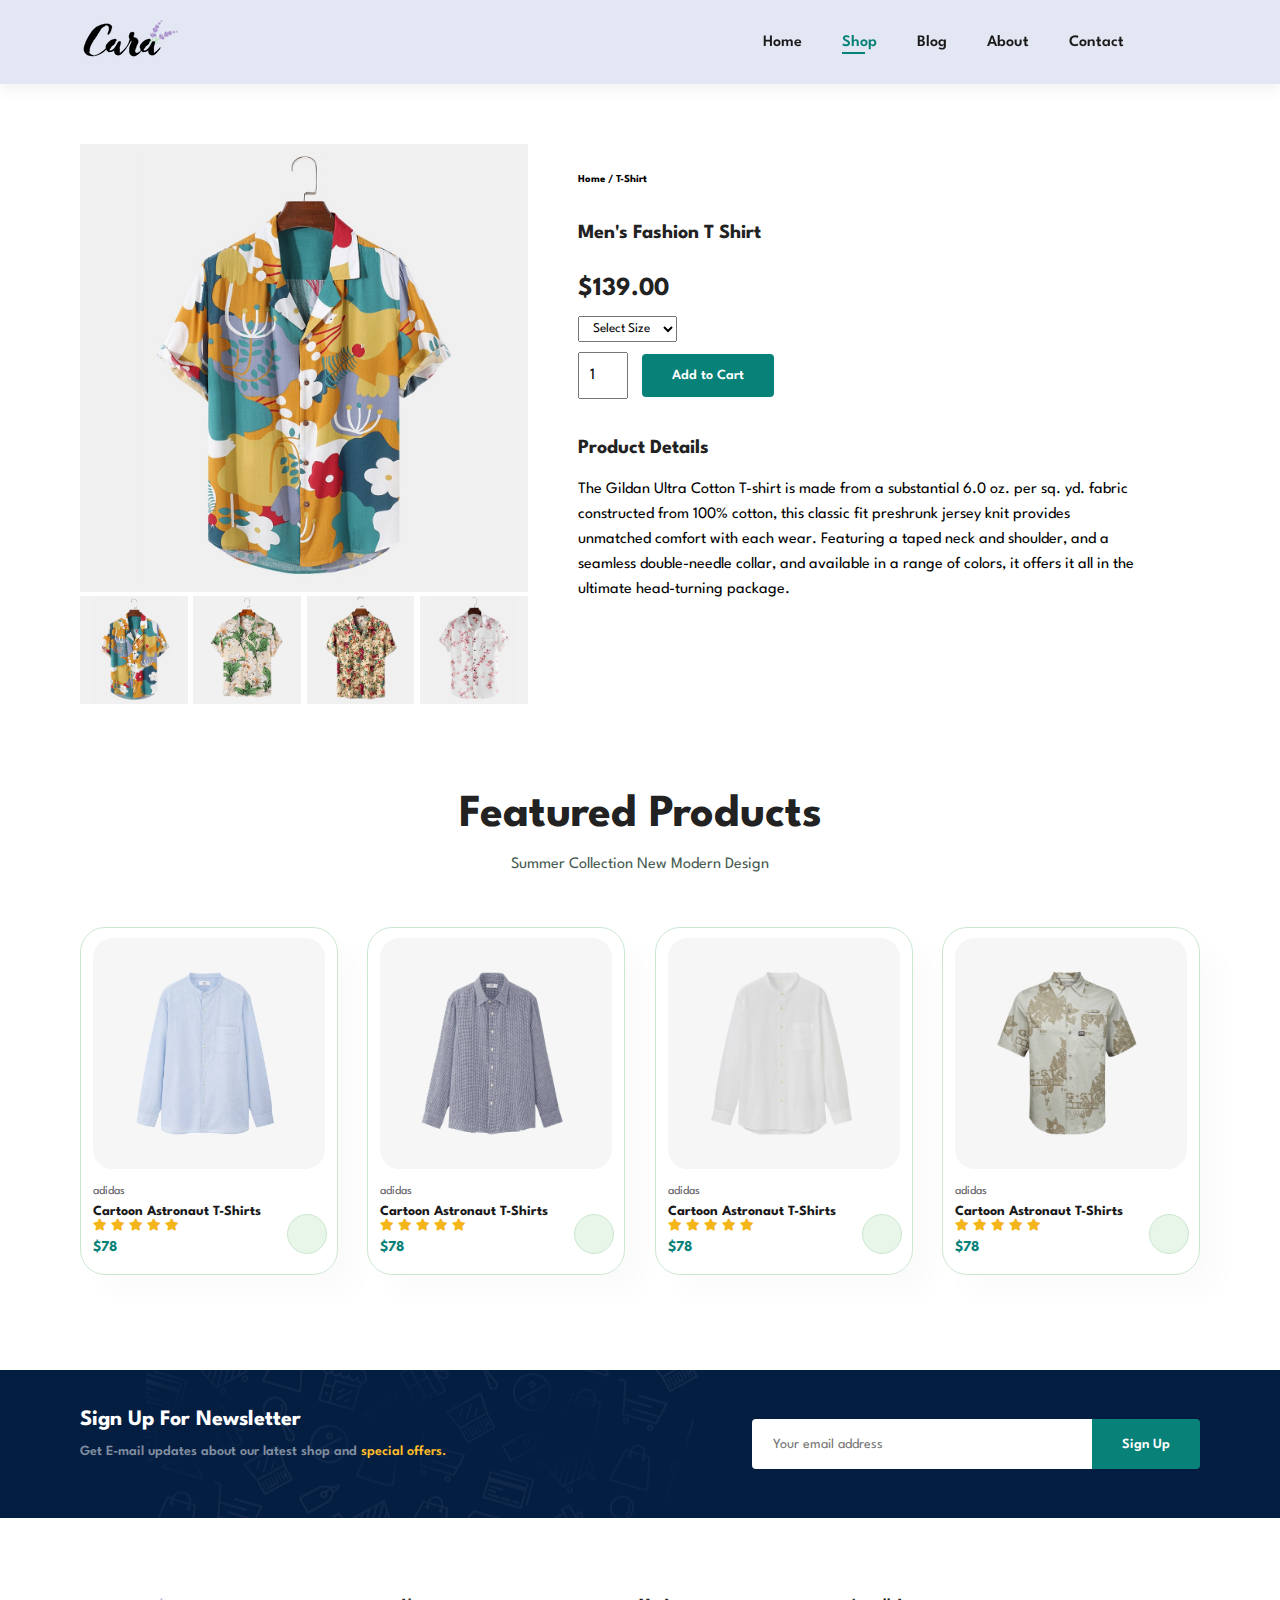
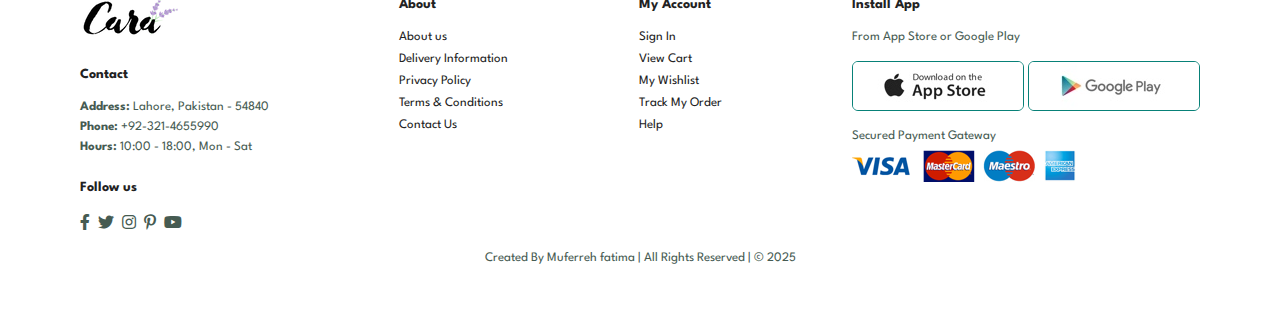
<file: singleProduct.html>
<!DOCTYPE html>
<html lang="en">

<head>
    <meta charset="UTF-8">
    <meta http-equiv="X-UA-Compatible" content="IE=edge">
    <meta name="viewport" content="width=device-width, initial-scale=1.0">
    <title>e-commerce website</title>

    <!-- font-awesome cdn link -->
    <link rel="stylesheet" href="https://pro.fontawesome.com/releases/v5.10.0/css/all.css" />

    <!-- custom css file link -->
    <link rel="stylesheet" href="style.css">

</head>

<body>

    <section id="header">
        <a href="#"><img src="images/logo.png" class="logo" alt=""></a>
        <div>
            <ul id="navbar">
                <li><a href="index.html">Home</a></li>
                <li><a class="active" href="shop.html">Shop</a></li>
                <li><a href="blog.html">Blog</a></li>
                <li><a href="about.html">About</a></li>
                <li><a href="contact.html">Contact</a></li>
                <li id="lg-bag"><a href="cart.html"><i class="far fa-shopping-bag"></i></a></li>
                <a href="#" id="close"><i class="far fa-times"></i></a>
            </ul>
        </div>
        <div id="mobile">
            <a href="cart.html"><i class="far fa-shopping-bag"></i></a>
            <i id="bar" class="fas fa-outdent"></i>
        </div>
    </section>

    <section id="productdetails" class="section-p1">
        <div class="single-pro-image">
            <img src="images/products/f1.jpg" width="100%" id="MainImg" alt="">
            <div class="small-image-group">
                <div class="small-img-col">
                    <img src="images/products/f1.jpg" width="100%" class="small-img" alt="">
                </div>
                <div class="small-img-col">
                    <img src="images/products/f2.jpg" width="100%" class="small-img" alt="">
                </div>
                <div class="small-img-col">
                    <img src="images/products/f3.jpg" width="100%" class="small-img" alt="">
                </div>
                <div class="small-img-col">
                    <img src="images/products/f4.jpg" width="100%" class="small-img" alt="">
                </div>
            </div>
        </div>
        <div class="single-pro-details">
            <h6>Home / T-Shirt</h6>
            <h4>Men's Fashion T Shirt</h4>
            <h2>$139.00</h2>
            <select>
                <option>Select Size</option>
                <option>XL</option>
                <option>XXL</option>
                <option>Small</option>
                <option>Large</option>
            </select>
            <input type="number" value="1">
            <button class="normal">Add to Cart</button>
            <h4>Product Details</h4>
            <span>The Gildan Ultra Cotton T-shirt is made from a substantial 6.0 oz. per sq. yd. fabric
                constructed from 100% cotton, this classic fit preshrunk jersey knit provides unmatched comfort
                with each wear. Featuring a taped neck and shoulder, and a seamless double-needle collar, and available in a range
                of colors, it offers it all in the ultimate head-turning package.
            </span>
        </div>
    </section>

    <section id="product1" class="section-p1">
        <h2>Featured Products</h2>
        <p>Summer Collection New Modern Design</p>
        <div class="pro-container">
            <div class="pro">
                <img src="images/products/n1.jpg" alt="">
                <div class="des">
                    <span>adidas</span>
                    <h5>Cartoon Astronaut T-Shirts</h5>
                    <div class="star">
                        <i class="fas fa-star"></i>
                        <i class="fas fa-star"></i>
                        <i class="fas fa-star"></i>
                        <i class="fas fa-star"></i>
                        <i class="fas fa-star"></i>
                    </div>
                    <h4>$78</h4>
                </div>
                <a href="#"><i class="fas fa-shopping-cart cart"></i></a>
            </div>
            <div class="pro">
                <img src="images/products/n2.jpg" alt="">
                <div class="des">
                    <span>adidas</span>
                    <h5>Cartoon Astronaut T-Shirts</h5>
                    <div class="star">
                        <i class="fas fa-star"></i>
                        <i class="fas fa-star"></i>
                        <i class="fas fa-star"></i>
                        <i class="fas fa-star"></i>
                        <i class="fas fa-star"></i>
                    </div>
                    <h4>$78</h4>
                </div>
                <a href="#"><i class="fas fa-shopping-cart cart"></i></a>
            </div>
            <div class="pro">
                <img src="images/products/n3.jpg" alt="">
                <div class="des">
                    <span>adidas</span>
                    <h5>Cartoon Astronaut T-Shirts</h5>
                    <div class="star">
                        <i class="fas fa-star"></i>
                        <i class="fas fa-star"></i>
                        <i class="fas fa-star"></i>
                        <i class="fas fa-star"></i>
                        <i class="fas fa-star"></i>
                    </div>
                    <h4>$78</h4>
                </div>
                <a href="#"><i class="fas fa-shopping-cart cart"></i></a>
            </div>
            <div class="pro">
                <img src="images/products/n4.jpg" alt="">
                <div class="des">
                    <span>adidas</span>
                    <h5>Cartoon Astronaut T-Shirts</h5>
                    <div class="star">
                        <i class="fas fa-star"></i>
                        <i class="fas fa-star"></i>
                        <i class="fas fa-star"></i>
                        <i class="fas fa-star"></i>
                        <i class="fas fa-star"></i>
                    </div>
                    <h4>$78</h4>
                </div>
                <a href="#"><i class="fas fa-shopping-cart cart"></i></a>
            </div>
        </div>
    </section>

    <section id="newsletter" class="section-p1 section-m1">
        <div class="newstext">
            <h4>Sign Up For Newsletter</h4>
            <p>Get E-mail updates about our latest shop and <span>special offers.</span></p>
        </div>
        <div class="form">
            <input type="text" placeholder="Your email address">
            <button class="normal">Sign Up</button>
        </div>
    </section>

    <footer class="section-p1">
        <div class="col">
            <img class="logo" src="images/logo.png" alt="">
            <h4>Contact</h4>
            <p><strong>Address:</strong> Lahore, Pakistan - 54840</p>
            <p><strong>Phone:</strong> +92-321-4655990</p>
            <p><strong>Hours:</strong> 10:00 - 18:00, Mon - Sat</p>
            <div class="follow">
                <h4>Follow us</h4>
                <div class="icon">
                    <i class="fab fa-facebook-f"></i>
                    <i class="fab fa-twitter"></i>
                    <i class="fab fa-instagram"></i>
                    <i class="fab fa-pinterest-p"></i>
                    <i class="fab fa-youtube"></i>
                </div>
            </div>
        </div>
        <div class="col">
            <h4>About</h4>
            <a href="#">About us</a>
            <a href="#">Delivery Information</a>
            <a href="#">Privacy Policy</a>
            <a href="#">Terms & Conditions</a>
            <a href="#">Contact Us</a>
        </div>
        <div class="col">
            <h4>My Account</h4>
            <a href="#">Sign In</a>
            <a href="#">View Cart</a>
            <a href="#">My Wishlist</a>
            <a href="#">Track My Order</a>
            <a href="#">Help</a>
        </div>
        <div class="col install">
            <h4>Install App</h4>
            <p>From App Store or Google Play</p>
            <div class="row">
                <img src="images/pay/app.jpg" alt="">
                <img src="images/pay/play.jpg" alt="">
            </div>
            <p>Secured Payment Gateway</p>
            <img src="images/pay/pay.png" alt="">
        </div>
        <div class="copyright">
            <p>Created By Muferreh fatima | All Rights Reserved | &#169; 2025</p>
        </div>
    </footer>

    <!-- javascript script file code -->
    <script>
        var mainImg = document.getElementById("MainImg");
        var smallImg = document.getElementsByClassName("small-img");
        smallImg[0].onclick = function() {
            mainImg.src = smallImg[0].src;
        }
        smallImg[1].onclick = function () {
            mainImg.src = smallImg[1].src;
        }
        smallImg[2].onclick = function () {
            mainImg.src = smallImg[2].src;
        }
        smallImg[3].onclick = function () {
            mainImg.src = smallImg[3].src;
        }
    </script>

    <!-- javascript script file link -->
    <script src="script.js"></script>
</body>

</html>
</file>
<file: style.css>
@import url('https://fonts.googleapis.com/css2?family=Spartan:wght@100;200;300;400;500;600;700;800;900&display=swap');

* {
    margin: 0;
    padding: 0;
    box-sizing: border-box;
    font-family: 'Spartan',sans-serif;
}
h1 {
    font-size: 50px;
    line-height: 64px;
    color: #222;
}

h2 {
    font-size: 46px;
    line-height: 54px;
    color: #222;
}

h4 {
    font-size: 20px;
    color: #222;
}

h6 {
    font-weight: 700;
    font-size: 12x;
}

p {
    font-size: 16px;
    color: #465b52;
    margin: 15px 0 20px 0;
}

.section-p1 {
    padding: 40px 80px;
}

.section-m1 {
    margin: 40px 0;
}

button.normal {
    font-size: 14px;
    font-weight: 600;
    padding: 15px 30px;
    color: #000;
    background-color: #fff;
    border-radius: 4px;
    cursor: pointer;
    border: none;
    outline: none;
    transition: 0.2s ease;
}

button.white {
    font-size: 13px;
    font-weight: 600;
    padding: 11px 18px;
    color: #fff;
    background-color: transparent;
    cursor: pointer;
    border: 1px solid #fff;
    outline: none;
    transition: 0.2s ease;
}

body {
    width: 100%;
}

/* Header Start */

#header {
    display: flex;
    align-items: center;
    justify-content: space-between;
    padding: 20px 80px;
    background: #E3E6F3;
    box-shadow: 0 5px 15px rgba(0, 0, 0, 0.06);
    z-index: 999;
    position: sticky;
    top: 0;
}

#navbar {
    display: flex;
    align-items: center;
    justify-content: center;
}

#navbar li {
    list-style: none;
    padding: 0 20px;
    position: relative;
}

#navbar li a {
    text-decoration: none;
    font-size: 16px;
    font-weight: 600;
    color: #1a1a1a;
    transition: 0.3s ease; 
}

#navbar li a:hover,
#navbar li a.active {
    color: #088178;
}

#navbar li a:hover::after,
#navbar li a.active::after {
    content: "";
    width: 30%;
    height: 2px;
    background: #088178;
    position: absolute;
    bottom: -4px;
    left: 20px;
}

#close {
    display: none;
}

#mobile {
    display: none;
    align-items: center;
}

/* Home Page */

#hero {
    background-image: url(images/hero4.png);
    width: 100%;
    height: 90vh;
    background-size: cover;
    background-position: top 25% right 0;
    padding: 0 80px;
    display: flex;
    flex-direction: column;
    align-items: flex-start;
    justify-content: center;
}

#hero h4 {
    padding-bottom: 15px;
}

#hero h1 {
    color: #088178;
}

#hero button {
    background-image: url(images/button.png);
    background-color: transparent;
    color: #088178;
    border: 0;
    padding: 14px 80px 14px 65px;
    background-repeat: no-repeat;
    cursor: pointer;
    font-weight: 700;
    font-size: 15px;
}

#feature {
    display: flex;
    align-items: center;
    justify-content: space-between;
    flex-wrap: wrap;
}

#feature .fe-box {
    width: 180px;
    text-align: center;
    padding: 25px 15px;
    box-shadow: 20px 20px 34px rgba(0, 0, 0, 0.03);
    border: 1px solid #cce7d0;
    border-radius: 4px;
    margin: 15px 0;
}

#feature .fe-box:hover {
    box-shadow: 10px 10px 54px rgba(70, 62, 221, 0.1);
}

#feature .fe-box img{
    width: 100%;
    margin-bottom: 10px;
}

#feature .fe-box h6 {
    display: inline-block;
    padding: 9px 8px 6px 8px;
    line-height: 1;
    border-radius: 4px;
    color: #088178;
    background-color: #fddde4;
}

#feature .fe-box:nth-child(2) h6 {
    background-color: #cdebbc;
}

#feature .fe-box:nth-child(3) h6 {
    background-color: #d1e8f2;
}

#feature .fe-box:nth-child(4) h6 {
    background-color: #cdd4f8;
}

#feature .fe-box:nth-child(5) h6 {
    background-color: #f6dbf6;
}

#feature .fe-box:nth-child(6) h6 {
    background-color: #fff2e5;
}

#product1 {
    text-align: center;
}

#product1 .pro-container {
    display: flex;
    justify-content: space-between;
    padding-top: 20px;
    flex-wrap: wrap;
}

#product1 .pro {
    width: 23%;
    min-width: 250px;
    padding: 10px 12px;
    border: 1px solid #cce7d0;
    border-radius: 25px;
    cursor: pointer;
    box-shadow: 20px 20px 30px rgba(0, 0, 0, 0.02);
    margin: 15px 0;
    transition: 0.2s ease;
    position: relative;
}

#product1 .pro:hover {
    box-shadow: 20px 20px 30px rgba(0, 0, 0, 0.06);
}

#product1 .pro img {
    width: 100%;
    border-radius: 20px;   
}

#product1 .pro .des {
    text-align: start;
    padding: 10px 0;
}

#product1 .pro .des span {
    color: #606063;
    font-size: 12px;
}

#product1 .pro .des h5 {
    padding-top: 7px;
    color: #1a1a1a;
    font-size: 14px;
}

#product1 .pro .des i {
    font-size: 12px;
    color: rgb(243, 181, 25);
}

#product1 .pro .des h4 {
    padding-top: 7px;
    font-size: 15px;
    font-weight: 700;
    color: #088178;
}

#product1 .pro .cart {
    width: 40px;
    height: 40px;
    line-height: 40px;
    border-radius: 50px;
    background-color: #e8f6ea;
    font-weight: 500;
    color: #088178;
    border: 1px solid #cce7d0;
    position: absolute;
    bottom: 20px;
    right: 10px;
}

#banner {
    display: flex;
    flex-direction: column;
    justify-content: center;
    align-items: center;
    text-align: center;
    background-image: url(images/banner/b2.jpg);
    background-size: cover;
    background-position: center;
    width: 100%;
    height: 40vh;
}

#banner h4 {
    color: #fff;
    font-size: 16px;
}

#banner h2 {
    color: #fff;
    font-size: 30px;
    padding: 10px 0;
}

#banner h2 span {
    color: #ef3636;
}

#banner button:hover {
    background-color: #088178;
    color: #fff;
}

#sm-banner {
    display: flex;
    justify-content: space-between;
    flex-wrap: wrap;
}

#sm-banner .banner-box {
    display: flex;
    flex-direction: column;
    justify-content: center;
    align-items: flex-start;
    text-align: center;
    background-image: url(images/banner/b17.jpg);
    background-size: cover;
    background-position: center;
    min-width: 850px;
    height: 50vh;
    padding: 30px;
}

#sm-banner h4{
    color: #fff;
    font-size: 20px;
    font-weight: 300;
}

#sm-banner h2 {
    color: #fff;
    font-size: 28px;
    font-weight: 800;
}

#sm-banner span  {
    color: #fff;
    font-size: 14px;
    font-weight: 500;
    padding-bottom: 15px;
}

#sm-banner .banner-box:hover button{
    background-color: #088178;
    border: 1px solid #088178;
}

#sm-banner .banner-box:nth-child(2) {
    background-image: url(images/banner/b10.jpg);
}

#banner3 .banner-box {
    display: flex;
    flex-direction: column;
    justify-content: center;
    align-items: flex-start;
    text-align: center;
    background-image: url(images/banner/b7.jpg);
    background-size: cover;
    background-position: center;
    min-width: 30%;
    height: 30vh;
    padding: 30px;
    margin-bottom: 20px;
}

#banner3 .banner-box:nth-child(2) {
    background-image: url(images/banner/b4.jpg);
}

#banner3 .banner-box:nth-child(3) {
    background-image: url(images/banner/b18.jpg);
}

#banner3 {
    display: flex;
    justify-content: space-between;
    flex-wrap: wrap;
    padding: 0 80px;   
}

#banner3 h2 {
    color: #fff;
    font-weight: 900;
    font-size: 22px;
}

#banner3 h3 {
    color: #ec544e;
    font-weight: 800;
    font-size: 15px;
}

#newsletter {
    display: flex;
    justify-content: space-between;
    align-items: center;
    flex-wrap: wrap;
    background-image: url(images/banner/b14.png);
    background-repeat: no-repeat;
    background-position: 20% 30%;
    background-color: #041e42;
}

#newsletter h4 {
    font-size: 22px;
    font-weight: 700;
    color: #fff;
}

#newsletter p {
    font-size: 14px;
    font-weight: 600;
    color: #818EA0;
}

#newsletter p span{ 
    color: #ffbd27;
}

#newsletter .form {
    display: flex;
    width: 40%;
}

#newsletter input {
    height: 3.125rem;
    padding: 0 1.25rem;
    font-size: 14px;
    width: 100%;
    border: 1px solid transparent;
    border-radius: 4px;
    outline: none;
    border-top-right-radius: 0;
    border-bottom-right-radius: 0;
}

#newsletter button {
    background-color: #088178;
    color: #fff;
    white-space: nowrap;
    border-top-left-radius: 0;
    border-bottom-left-radius: 0;
}

footer {
    display: flex;
    justify-content: space-between;
    flex-wrap: wrap;
}

footer .col {
    display: flex;
    flex-direction: column;
    align-items: flex-start;
    margin-bottom: 20px;
}

footer .logo {
    margin-bottom: 30px;
}

footer h4 {
    font-size: 14px;
    padding-bottom: 20px;
}

footer p {
    font-size: 13px;
    margin: 0 0 8px 0;
}

footer a {
    font-size: 13px;
    text-decoration: none;
    color: #222;
    margin: 0 0 10px 0;
}

footer .follow {
    margin-top: 20px;
}

footer .follow i{
    color: #465b52;
    padding-right: 4px;
    cursor: pointer;
}

footer .install .row img{
    border: 1px solid #088178;
    border-radius: 6px;
    margin: 10px 0 15px 0;
}

footer .follow i:hover,
footer a:hover {
    color: #088178;
}

footer .copyright {
    width: 100%;
    text-align: center;
}

/* Shop Page */

#page-header {
    background-image: url(images/banner/b1.jpg);
    width: 100%;
    height: 40vh;
    background-size: cover;
    display: flex;
    justify-content: center;
    text-align: center;
    flex-direction: column;
    padding: 14px;
}

#page-header h2,
#page-header p {
    color: #fff;
}

#pagination {
    text-align: center;
}

#pagination a {
    text-decoration: none;
    background-color: #088178;
    padding: 15px 20px;
    border-radius: 4px;
    color: #fff;
    font-weight: 600;
}

#pagination a i {
    font-size: 16px;
    font-weight: 600;
}

/* Single Product Page */

#productdetails {
    display: flex;
    margin-top: 20px;
}

#productdetails .single-pro-image{
    width: 40%;
    margin-right: 50px;
}

.small-image-group {
    display: flex;
    justify-content: space-between;
}

.small-img-col {
    flex-basis: 24%;
    cursor: pointer;
}

#productdetails .single-pro-details {
    width: 50%;
    padding-top: 30px;
}

#productdetails .single-pro-details h4 {
    padding: 40px 0 20px 0;
}

#productdetails .single-pro-details h2 {
    font-size: 26px;
}

#productdetails .single-pro-details select {
    display: block;
    padding: 5px 10px;
    margin-bottom: 10px;
}

#productdetails .single-pro-details input {
    width: 50px;
    height: 47px;
    padding-left: 10px;
    font-size: 16px;
    margin-right: 10px;
}

#productdetails .single-pro-details button {
    background-color: #088178;
    color: #fff;
}

#productdetails .single-pro-details input:focus {
    outline: none;
}

#productdetails .single-pro-details span {
    line-height: 25px;
}

/* Blog Page */

#page-header.blog-header {
    background-image: url(images/banner/b19.jpg);
}

#blog {
    padding: 150px 150px 0 150px;
}

#blog .blog-box {
    display: flex;
    align-items: center;
    width: 100%;
    position: relative;
    padding-bottom: 90px;
}

#blog .blog-img {
    width: 50%;
    margin-right: 40px;
}

#blog img {
    width: 100%;
    height: 300px;
    object-fit: cover;
}

#blog .blog-details {
    width: 50%;
}

#blog .blog-details a {
    text-decoration: none;
    font-size: 11px;
    color: #000;
    font-weight: 700;
    position: relative;
    transition: 0.3s;
}

#blog .blog-details a::after {
    content: "";
    width: 50px;
    height: 1px;
    background-color: #000;
    position: absolute;
    top: 4px;
    right: -60px;
}

#blog .blog-details a:hover {
    color: #088178;
}

#blog .blog-details a:hover::after {
    background-color: #088178;
}

#blog .blog-box h1 {
    position: absolute;
    top: -40px;
    left: 0;
    font-size: 70px;
    font-weight: 700;
    color: #c9cbce;
    z-index: -9;
}

/* About Page */

#page-header.about-header {
    background-image: url(images/about/banner.png);
}

#about-head {
    display: flex;
    align-items: center;
}

#about-head img {
    width: 50%;
    height: auto;
}

#about-head div {
    padding-left: 40px;
}


#about-app {
    text-align: center;
}

#about-app .video {
    width: 70%;
    height: 100%;
    margin: 30px auto 0 auto;
} 

#about-app .video video {
    width: 100%;
    height: 100%;
    border-radius: 20px;
}

/* Contact Page */

#contact-details {
    display: flex;
    align-items: center;
    justify-content: space-between;
}

#contact-details .details {
    width: 40%;
}

#contact-details .details span,
#form-details form span {
    font-size: 12px;
}

#contact-details .details h2,
#form-details form h2 {
    font-size: 26px;
    line-height: 35px;
    padding: 20px 0;
}

#contact-details .details h3 {
    font-size: 16px;
    padding-bottom: 15px;
}

#contact-details .details li {
    list-style: none;
    display: flex;
    padding: 10px 0;
    align-items: center;
}

#contact-details .details li i {
    font-size: 14px;
    padding-right: 22px;
}

#contact-details .details li p {
    margin: 0;
    font-size: 14px;
}

#contact-details .map {
    width: 55%;
    height: 400px;
}

#contact-details .map iframe {
    width: 100%;
    height: 100%;
}

#form-details {
    display: flex;
    justify-content: space-between;
    margin: 30px;
    padding: 80px;
    border: 1px solid #e1e1e1;
}

#form-details form {
    width: 65%;
    display: flex;
    flex-direction: column;
    align-items: flex-start;
}

#form-details form input,
#form-details form textarea {
    width: 100%;
    padding: 12px 15px;
    outline: none;
    margin-bottom: 20px;
    border: 1px solid #e1e1e1;
}

#form-details form button {
    background-color: #088178;
    color: #fff;
}

#form-details .people div {
    padding-bottom: 25px;
    display: flex;
    align-items: flex-start;
}

#form-details .people div img {
    width: 65px;
    height: 65px;
    object-fit: cover;
    margin-right: 15px;
}

#form-details .people div p {
    margin: 0;
    font-size: 13px;
    line-height: 25px;
}

#form-details .people div span {
    display: block;
    color: #000;
    font-size: 16px;
    font-weight: 600;
}

/* Cart Page */

#cart {
    overflow-x: auto;
}

#cart table {
    width: 100%;
    border-collapse: collapse;
    table-layout: fixed;
    white-space: nowrap;
}

#cart table img {
    width: 70px;
}

#cart table td:nth-child(1) {
    width: 100px;
    text-align: center;
}

#cart table td:nth-child(2) {
    width: 150px;
    text-align: center;
}

#cart table td:nth-child(3) {
    width: 250px;
    text-align: center;
}

#cart table td:nth-child(4),
#cart table td:nth-child(5),
#cart table td:nth-child(6) {
    width: 150px;
    text-align: center;
}

#cart table td:nth-child(5) input{
    width: 70px;
    padding: 10px 5px 10px 15px;
}

#cart table thead {
    border: 1px solid #e2e9e1;
    border-left: none;
    border-right: none;
}

#cart table thead td {
    font-weight: 700;
    text-transform: uppercase;
    font-size: 13px;
    padding: 18px 0;
}

#cart table tbody tr td {
    padding-top: 15px;
}

#cart table tbody td {
    font-size: 13px;
}

#cart-add {
    display: flex;
    flex-wrap: wrap;
    justify-content: space-between;
}

#cart-add .coupon {
    width: 50%;
    margin-bottom: 30px;
}

#cart-add .coupon h3,
#cart-add .subtotal h3 {
    padding-bottom: 15px;
}
 
#cart-add .coupon input {
    padding: 10px 20px;
    outline: none;
    width: 60%;
    margin-right: 10px;
    border: 1px solid #e2e9e1;
}

#cart-add .coupon button,
#cart-add .subtotal button {
    background-color: #088178;
    color: #fff;
    padding: 12px 20px;
}

#cart-add .subtotal {
    width: 50%;
    margin-bottom: 30px;
    border: 1px solid #e2e9e1;
    padding: 30px;
}

#cart-add .subtotal table {
    border-collapse: collapse;
    width: 100%;
    margin-bottom: 20px;
}

#cart-add .subtotal table td {
    width: 50%;
    border: 1px solid #e2e9e1;
    padding: 10px;
    font-size: 13px;
}

/* Media Query */

@media (max-width: 799px) {
    .section-p1 {
        padding: 40px 40px;
    } 

    #navbar {
        display: flex;
        flex-direction: column;
        align-items: flex-start;
        justify-content: flex-start;
        position: fixed;
        top: 0;
        right: -300px;
        height: 100vh;
        width: 300px;
        background-color: #E3E6F3;
        box-shadow: 0 40px 60px rgba(0, 0, 0, 0.1);
        padding: 80px 0 0 10px;
        transition: 0.3s;
    }

    #navbar.active {
        right: 0px;
    }

    #navbar li {
        margin-bottom: 25px;
    }

    #mobile {
        display: flex;
        align-items: center;
    }

    #mobile i {
        color: #1a1a1a;
        font-size: 24px;
        padding-left: 20px;
    }

    #close {
        display: initial;
        position: absolute;
        top: 30px;
        left: 30px;
        color: #222;
        font-size: 24px;
    }

    #lg-bag {
        display: none;
    }

    #hero {
        height: 70vh;
        padding: 0 80px;
        background-position: top 30% right 30%;
    }

    #feature {
        justify-content: center;
    }

    #feature .fe-box {
        margin: 15px 15px;
    }

    #product1 .pro-container {
        justify-content: center;
    }

    #product1 .pro {
        margin: 15px;
    }

    #banner {
        height: 20vh;
    }

    #sm-banner .banner-box {
        min-height: 100%;
        height: 30vh;
    }

    #banner3 {
        padding: 0 40px;
    }

    #banner3 .banner-box {
        width: 28%;
    }

    #newsletter .form {
        width: 70%;
    }

    /* Contact Page */

    #form-details {
        padding: 40px;
    }

    #form-details form {
        width: 50%;
    }
}

@media (max-width: 477px) {
    .section-p1 {
        padding: 20px;
    }

    #header {
        padding: 10px 30px;
    }

    h1 {
        font-size: 38px;
    }

    h2 {
        font-size: 32px;
    }

    #hero {
        padding: 0 20px;
        background-position: 55%;
    }

    #feature {
        justify-content: space-between;
    }

    #feature .fe-box {
        width: 155px;
        margin: 0 0 15px 0;
    }

    #product .pro {
        width: 100%;
    }
    
    #banner {
        height: 40vh;
    }

    #sm-banner .banner-box {
        height: 40vh;
        margin-bottom: 20px;
    }

    #banner3 {
        padding: 0 20px;
    }

    #banner3 .banner-box {
        width: 100%;
    }

    #newsletter {
        padding: 40px 20px;
    }

    #newsletter .form {
        width: 100%;
    }

    footer .copyright {
        text-align: start;
    }

    /* Single Product */
    #productdetails {
        display: flex;
        flex-direction: column;
    }

    #productdetails .single-pro-image {
        width: 100%;
        margin-right: 0px;
    }

    #productdetails .single-pro-details {
        width: 100%;
    }

    /* Blog Page */
    #blog {
        padding: 100px 20px 0 20px;
    }

    #blog .blog-box {
        display: flex;
        flex-direction: column;
        align-items: flex-start;
    }

    #blog .blog-img {
        width: 100%;
        margin-right: 0px;
        margin-bottom: 30px;
    }

    #blog .blog-details {
        width: 100%;
    }

    /* About Page */
    
    #about-head {
        flex-direction: column;
    }

    #about-head img {
        width: 100%;
        margin-bottom: 20px;
    }

    #about-head div {
        padding-left: 0px;
    }

    #about-app .video {
        width: 100%;
    }

    /* Contact Page */

    #contact-details {
        flex-direction: column;
    }

    #contact-details .details {
        width: 100%;
        margin-bottom: 30px;
    }

    #contact-details .map {
        width: 100%;
    }

    #form-details {
        margin: 10px;
        padding: 30px 10px;
        flex-wrap: wrap;
    }

    #form-details form {
        width: 100%;
        margin-bottom: 30px;
    }

    /* Cart Page */

    #cart-add {
        flex-direction: column;
    }

    #cart-add .coupon {
        width: 100%;
    }

    #cart-add .subtotal {
        width: 100%;
        padding: 20px;
    }
}
</file>
